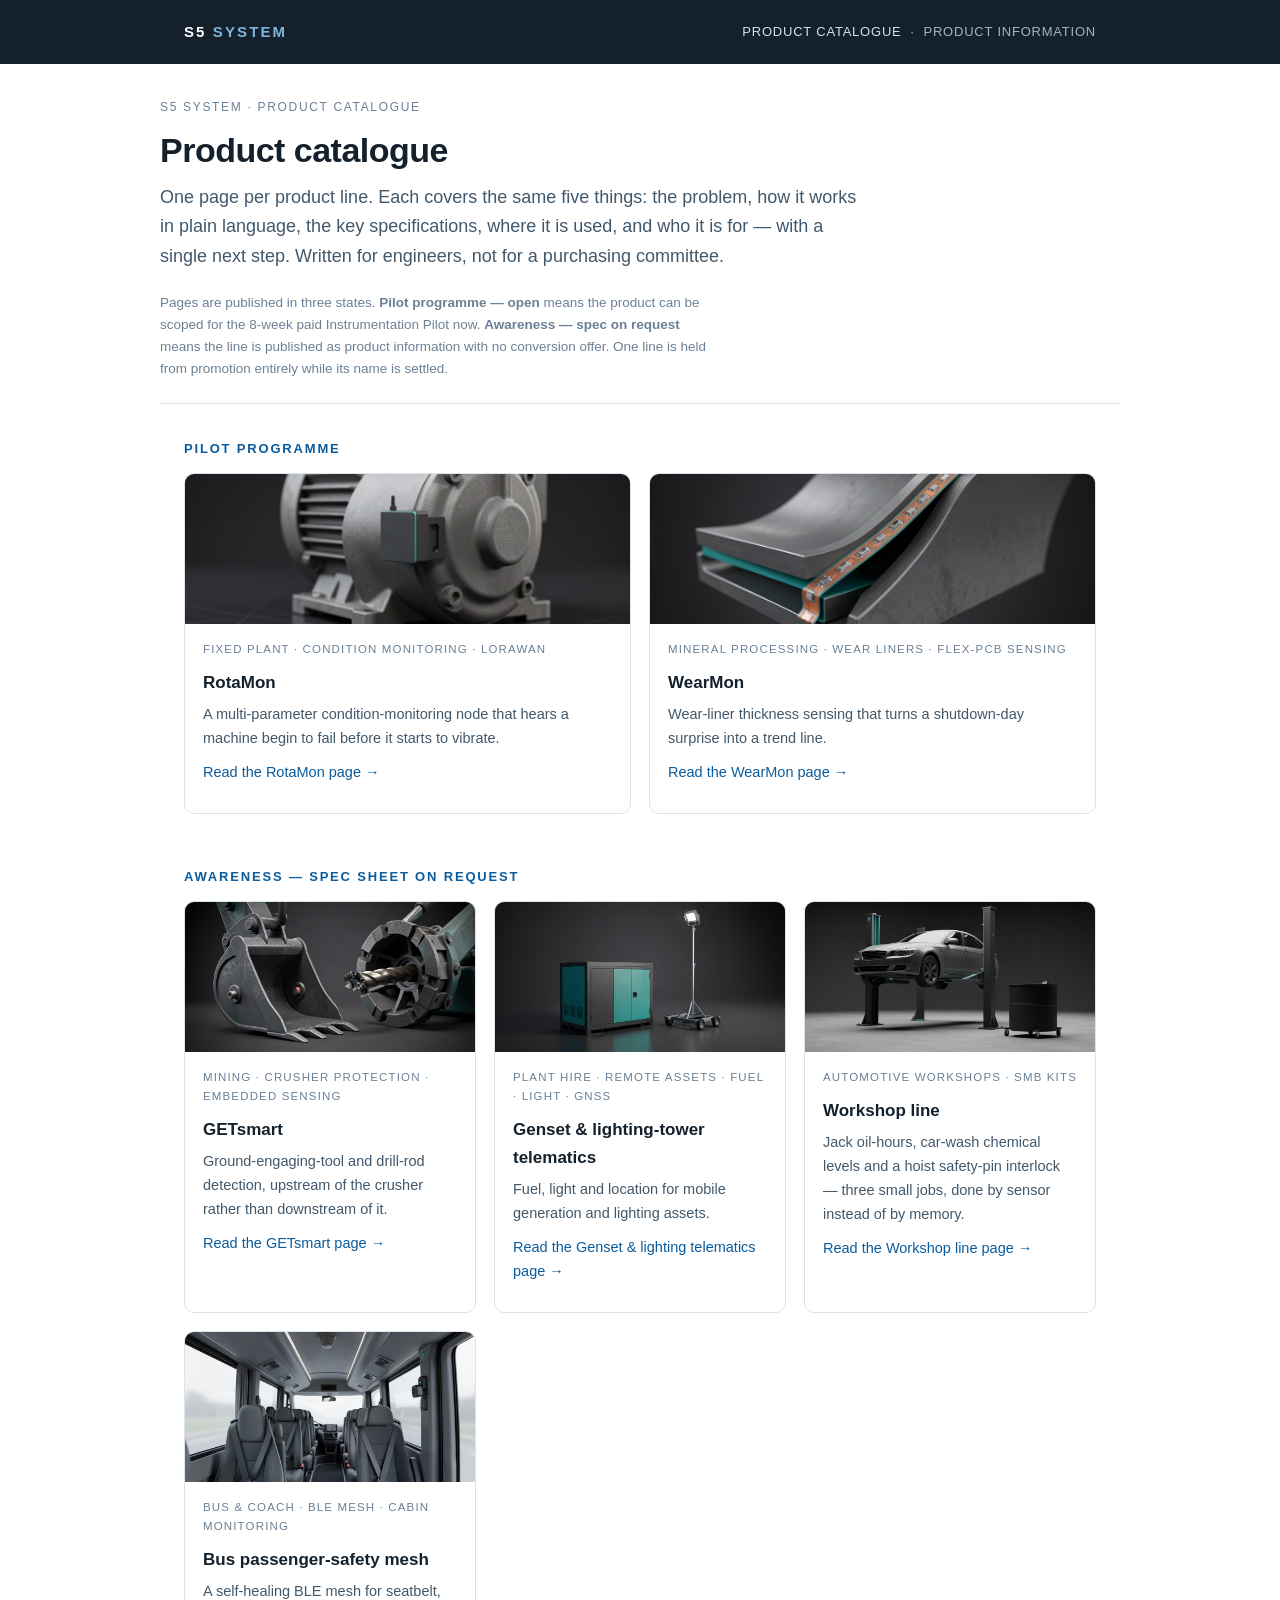
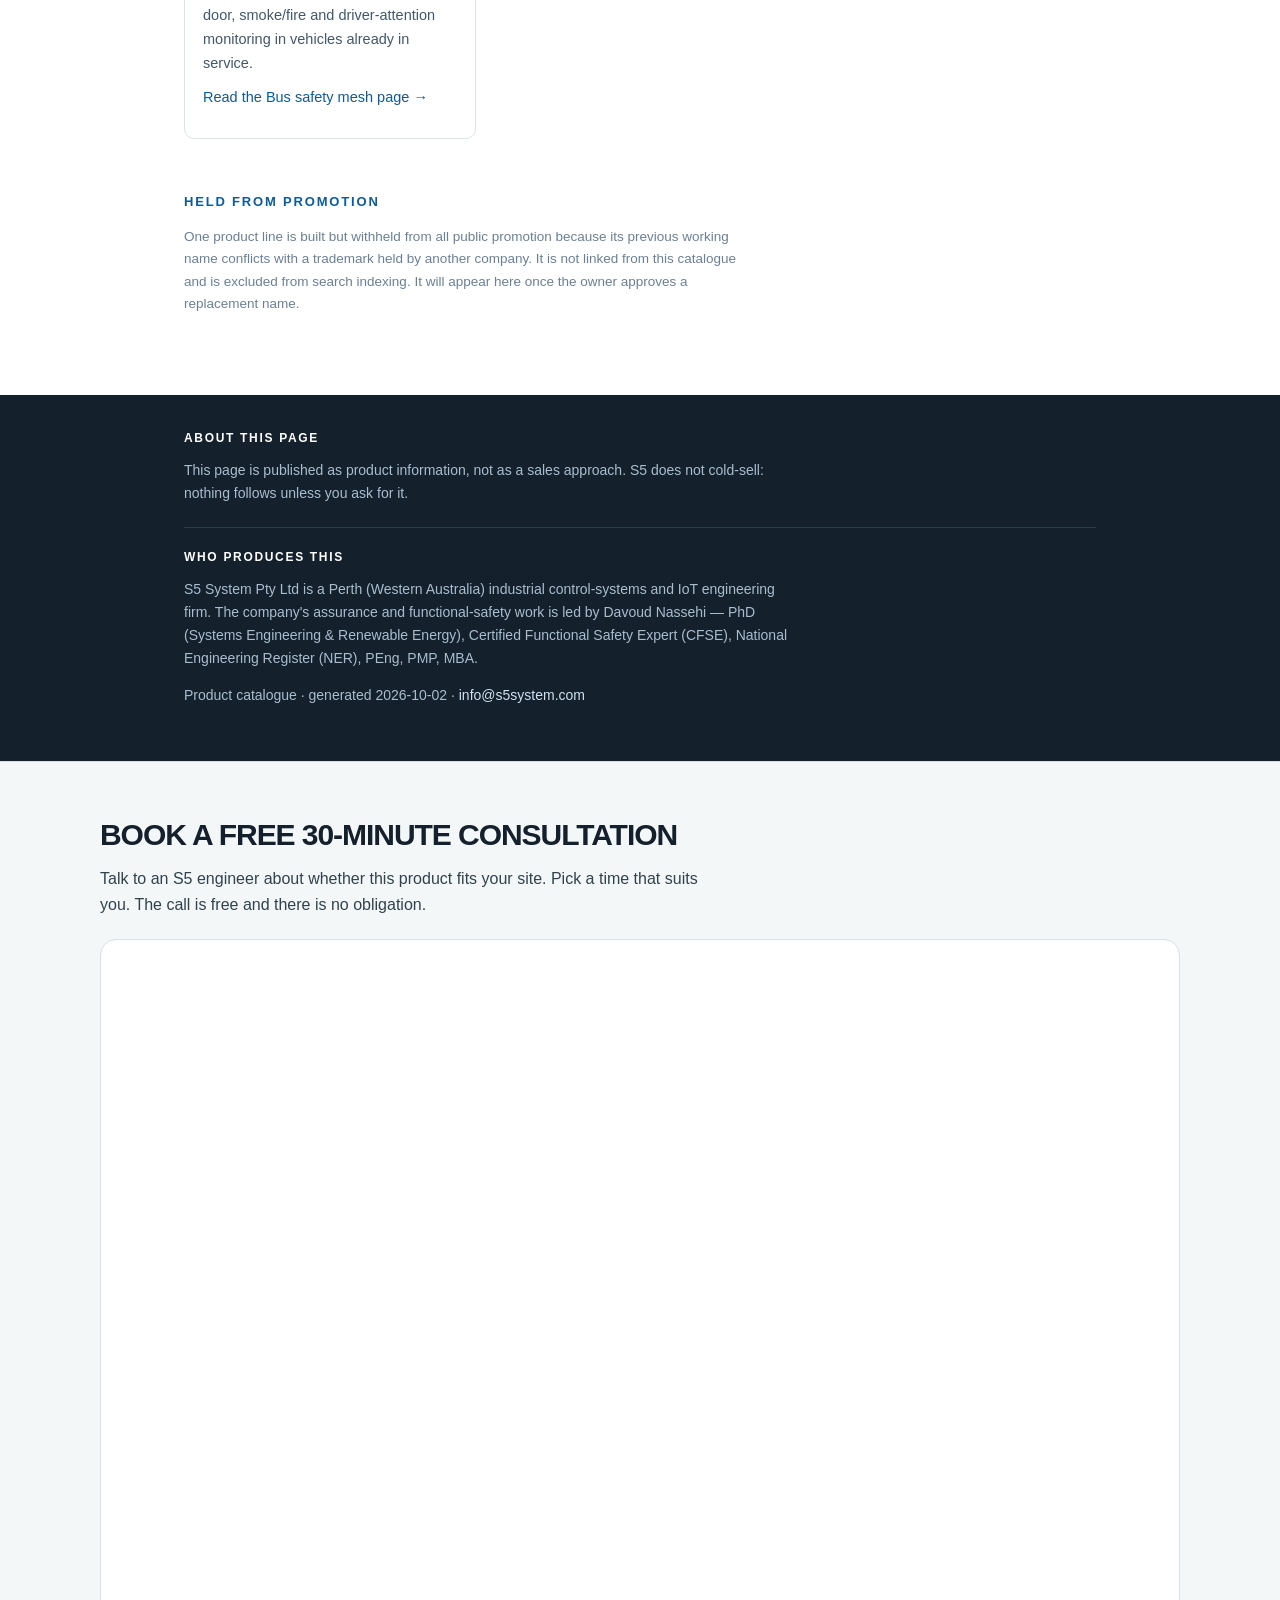
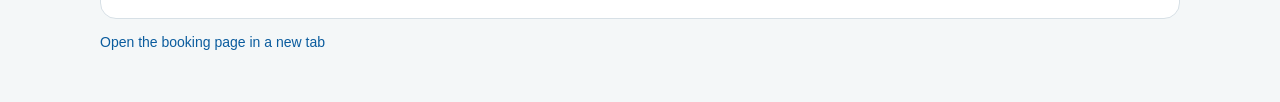
<file: index.html>
<!DOCTYPE html>
<html lang="en-AU">
<head>
<meta charset="utf-8">
<meta name="viewport" content="width=device-width, initial-scale=1">
<title>S5 System — product catalogue</title>
<meta name="description" content="One page per S5 product line: the problem, how it works, specifications, use cases and a single next step. Educational and credential-led, no hype.">
<meta name="author" content="S5 System Pty Ltd">
  <link rel="canonical" href="https://davoodnasehi.github.io/s5-product-catalogue/">
  <meta property="og:url" content="https://davoodnasehi.github.io/s5-product-catalogue/">
<meta property="og:title" content="S5 System — product catalogue">
<meta property="og:description" content="One page per S5 product line: the problem, how it works, specifications, use cases and a single next step. Educational and credential-led, no hype.">
<meta property="og:type" content="article">
<link rel="stylesheet" href="assets/style.css">
</head>
<body>
<header class="site-head">
  <div class="wrap">
    <a class="wordmark" href="index.html">S5 <span>System</span></a>
    <nav class="head-nav"><a href="index.html">Product catalogue</a> &nbsp;&middot;&nbsp; Product information</nav>
  </div>
</header>

<div class="wrap page-head">
<p class="kicker">S5 System &middot; Product catalogue</p>
<h1>Product catalogue</h1>
<p class="lede">One page per product line. Each covers the same five things: the problem, how it works in plain language, the key specifications, where it is used, and who it is for &mdash; with a single next step. Written for engineers, not for a purchasing committee.</p>
<p class="note">Pages are published in three states. <strong>Pilot programme &mdash; open</strong> means the product can be scoped for the 8-week paid Instrumentation Pilot now. <strong>Awareness &mdash; spec on request</strong> means the line is published as product information with no conversion offer. One line is held from promotion entirely while its name is settled.</p>
</div>
<main><div class="wrap">
<section style="border-bottom:0"><h2>Pilot programme</h2><div class="cards">
<article class="card"><img src="assets/s5_product_rotamon_hero.png" alt="Three-dimensional render of a small rectangular S5 condition-monitoring node bracket-mounted to an industrial pump motor housing."><div class="body"><p class="tag">Fixed plant &middot; Condition monitoring &middot; LoRaWAN</p><h3>RotaMon</h3><p>A multi-parameter condition-monitoring node that hears a machine begin to fail before it starts to vibrate.</p><p><a href="products/rotamon.html">Read the RotaMon page &rarr;</a></p></div></article>
<article class="card"><img src="assets/s5_product_wearmon_hero.png" alt="Three-dimensional render of a thin flexible printed-circuit wear sensor strip curved inside a heavy steel wear-liner plate."><div class="body"><p class="tag">Mineral processing &middot; Wear liners &middot; Flex-PCB sensing</p><h3>WearMon</h3><p>Wear-liner thickness sensing that turns a shutdown-day surprise into a trend line.</p><p><a href="products/wearmon.html">Read the WearMon page &rarr;</a></p></div></article>
</div></section>
<section style="border-bottom:0"><h2>Awareness &mdash; spec sheet on request</h2><div class="cards">
<article class="card"><img src="assets/s5_product_getsmart_hero.png" alt="Three-dimensional render of an excavator bucket wear tooth with an embedded sensor capsule beside a broken drill rod approaching a crusher."><div class="body"><p class="tag">Mining &middot; Crusher protection &middot; Embedded sensing</p><h3>GETsmart</h3><p>Ground-engaging-tool and drill-rod detection, upstream of the crusher rather than downstream of it.</p><p><a href="products/getsmart.html">Read the GETsmart page &rarr;</a></p></div></article>
<article class="card"><img src="assets/s5_product_genset-telematics_hero.png" alt="Three-dimensional render of a mobile generator set and lighting tower with telematics sensors fitted."><div class="body"><p class="tag">Plant hire &middot; Remote assets &middot; Fuel &middot; Light &middot; GNSS</p><h3>Genset &amp; lighting-tower telematics</h3><p>Fuel, light and location for mobile generation and lighting assets.</p><p><a href="products/genset-lighting-telematics.html">Read the Genset &amp; lighting telematics page &rarr;</a></p></div></article>
<article class="card"><img src="assets/s5_product_workshop-line_hero.png" alt="Three-dimensional render of an automotive workshop with a hoist interlock sensor, an oil-hours sensor on a waste-oil jack and a car-wash chemical level probe."><div class="body"><p class="tag">Automotive workshops &middot; SMB kits</p><h3>Workshop line</h3><p>Jack oil-hours, car-wash chemical levels and a hoist safety-pin interlock &mdash; three small jobs, done by sensor instead of by memory.</p><p><a href="products/workshop-line.html">Read the Workshop line page &rarr;</a></p></div></article>
<article class="card"><img src="assets/s5_product_bus-safety-mesh_hero.png" alt="Three-dimensional render of a bus cabin interior with seatbelt, smoke detector, door-state and driver-facing sensor modules."><div class="body"><p class="tag">Bus &amp; coach &middot; BLE mesh &middot; Cabin monitoring</p><h3>Bus passenger-safety mesh</h3><p>A self-healing BLE mesh for seatbelt, door, smoke/fire and driver-attention monitoring in vehicles already in service.</p><p><a href="products/bus-safety-mesh.html">Read the Bus safety mesh page &rarr;</a></p></div></article>
</div></section>
<section style="border-bottom:0"><h2>Held from promotion</h2><p class="note">One product line is built but withheld from all public promotion because its previous working name conflicts with a trademark held by another company. It is not linked from this catalogue and is excluded from search indexing. It will appear here once the owner approves a replacement name.</p></section>
</div></main>

<footer class="site-foot">
  <div class="wrap">
    <h4>About this page</h4>
    <p>This page is published as product information, not as a sales approach. S5 does not cold-sell: nothing follows unless you ask for it.</p>
    <div class="foot-bio">
      <h4>Who produces this</h4>
      <p>S5 System Pty Ltd is a Perth (Western Australia) industrial control-systems and IoT engineering firm. The company's assurance and functional-safety work is led by Davoud Nassehi — PhD (Systems Engineering &amp; Renewable Energy), Certified Functional Safety Expert (CFSE), National Engineering Register (NER), PEng, PMP, MBA.</p>
      <p>Product catalogue &middot; generated 2026-10-02 &middot;
         <a href="mailto:info@s5system.com">info@s5system.com</a></p>
    </div>
  </div>
</footer>
<section id="book-consult" style="padding:48px 0;border-top:1px solid #d7e0e6;background:#f4f7f8">
<div style="width:min(1080px,calc(100% - 40px));margin:0 auto">
<h2 style="margin:0 0 6px;font-size:30px;letter-spacing:-.035em;color:#14202b">Book a free 30-minute consultation</h2>
<p style="margin:0 0 20px;max-width:70ch;color:#31424d">Talk to an S5 engineer about whether this product fits your site. Pick a time that suits you. The call is free and there is no obligation.</p>
<div id="s5-cal-catalogue" style="width:100%;height:680px;overflow:auto;background:#fff;border:1px solid #d7e0e6;border-radius:16px"></div>
<p style="margin:12px 0 0;font-size:14px;color:#5c6b78"><a href="https://cal.com/support-s5/30min" target="_blank" rel="noopener">Open the booking page in a new tab</a></p>
</div>
</section>
<script type="text/javascript">
(function (C, A, L) { let p = function (a, ar) { a.q.push(ar); }; let d = C.document; C.Cal = C.Cal || function () { let cal = C.Cal; let ar = arguments; if (!cal.loaded) { cal.ns = {}; cal.q = cal.q || []; d.head.appendChild(d.createElement("script")).src = A; cal.loaded = true; } if (ar[0] === L) { const api = function () { p(api, arguments); }; const namespace = ar[1]; api.q = api.q || []; if (typeof namespace === "string") { cal.ns[namespace] = cal.ns[namespace] || api; p(cal.ns[namespace], ar); p(cal, ["initNamespace", namespace]); } else p(cal, ar); return; } p(cal, ar); }; })(window, "https://app.cal.com/embed/embed.js", "init");
Cal("init", "30min", {origin:"https://app.cal.com"});
Cal.ns["30min"]("inline", {elementOrSelector:"#s5-cal-catalogue", config:{"layout":"month_view","useSlotsViewOnSmallScreen":"true"}, calLink:"support-s5/30min"});
Cal.ns["30min"]("ui", {"hideEventTypeDetails":false,"layout":"month_view"});
</script>
</body>
</html>
</file>
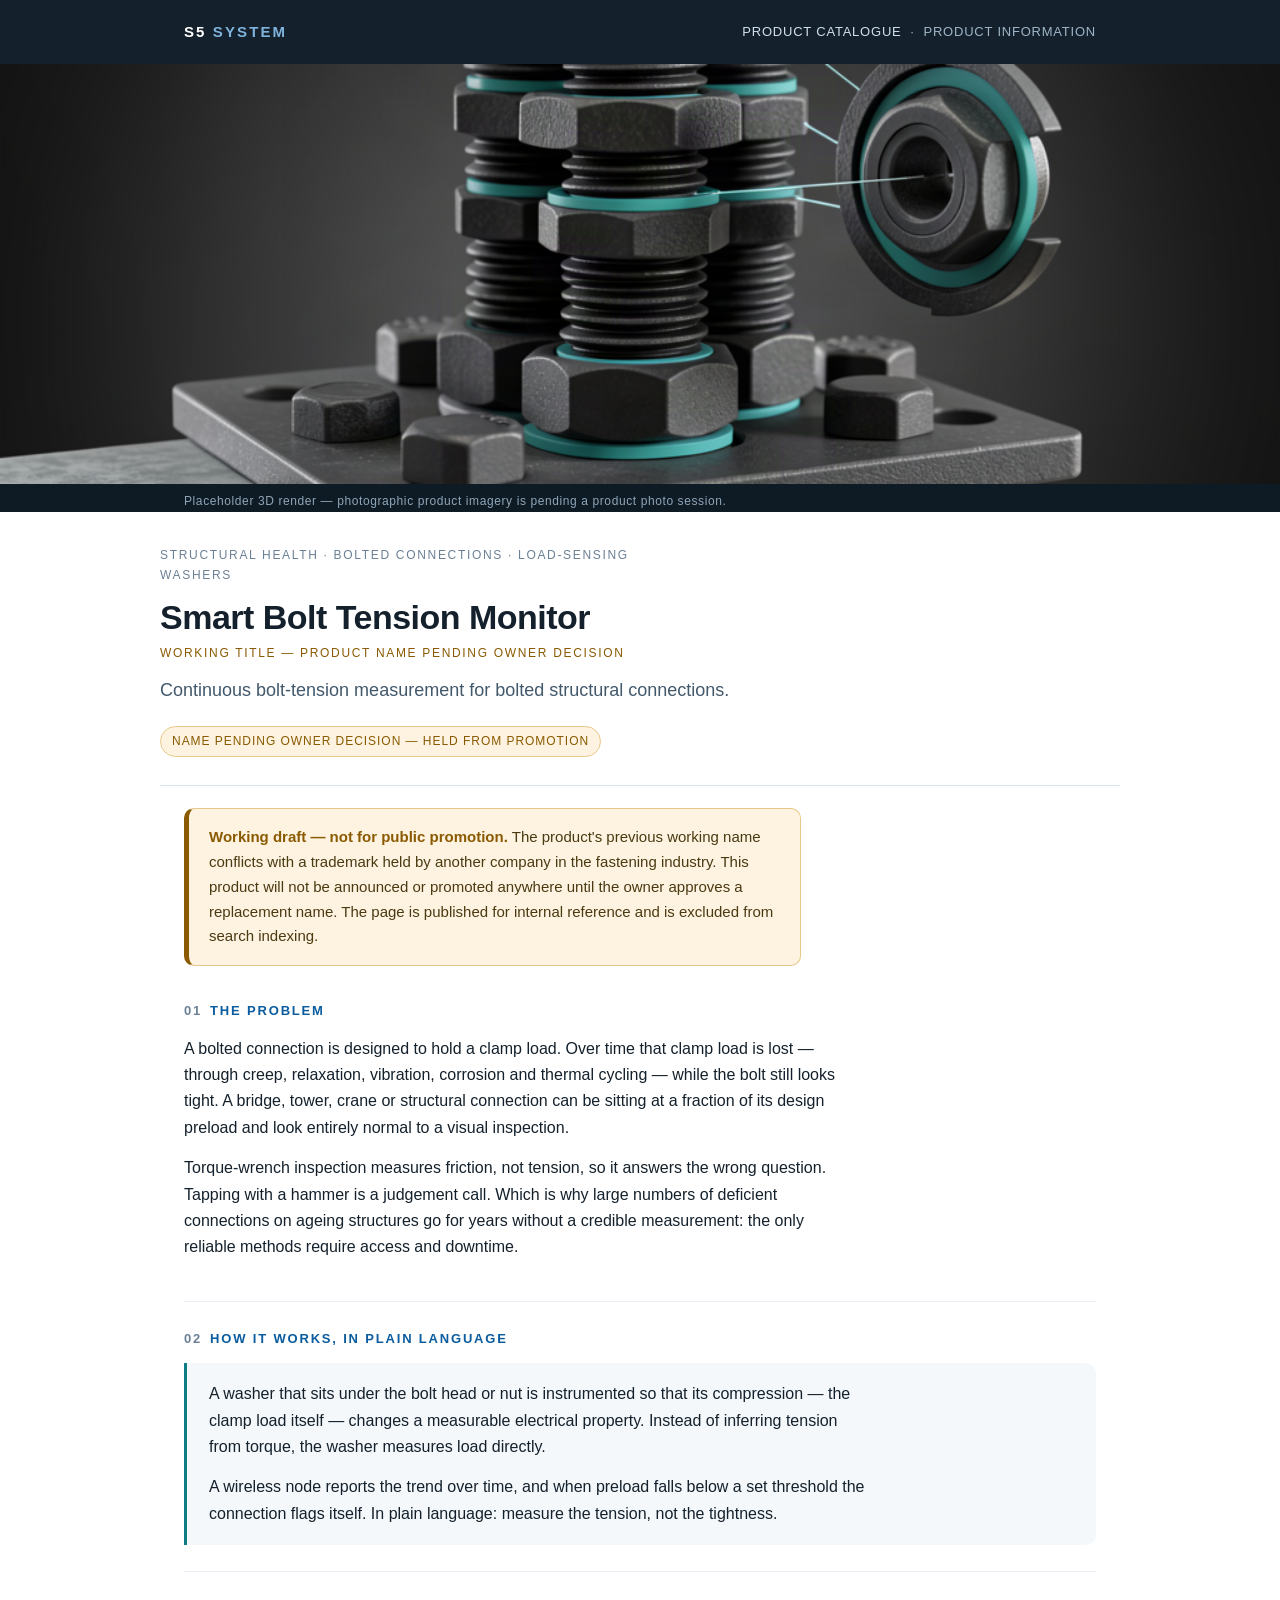
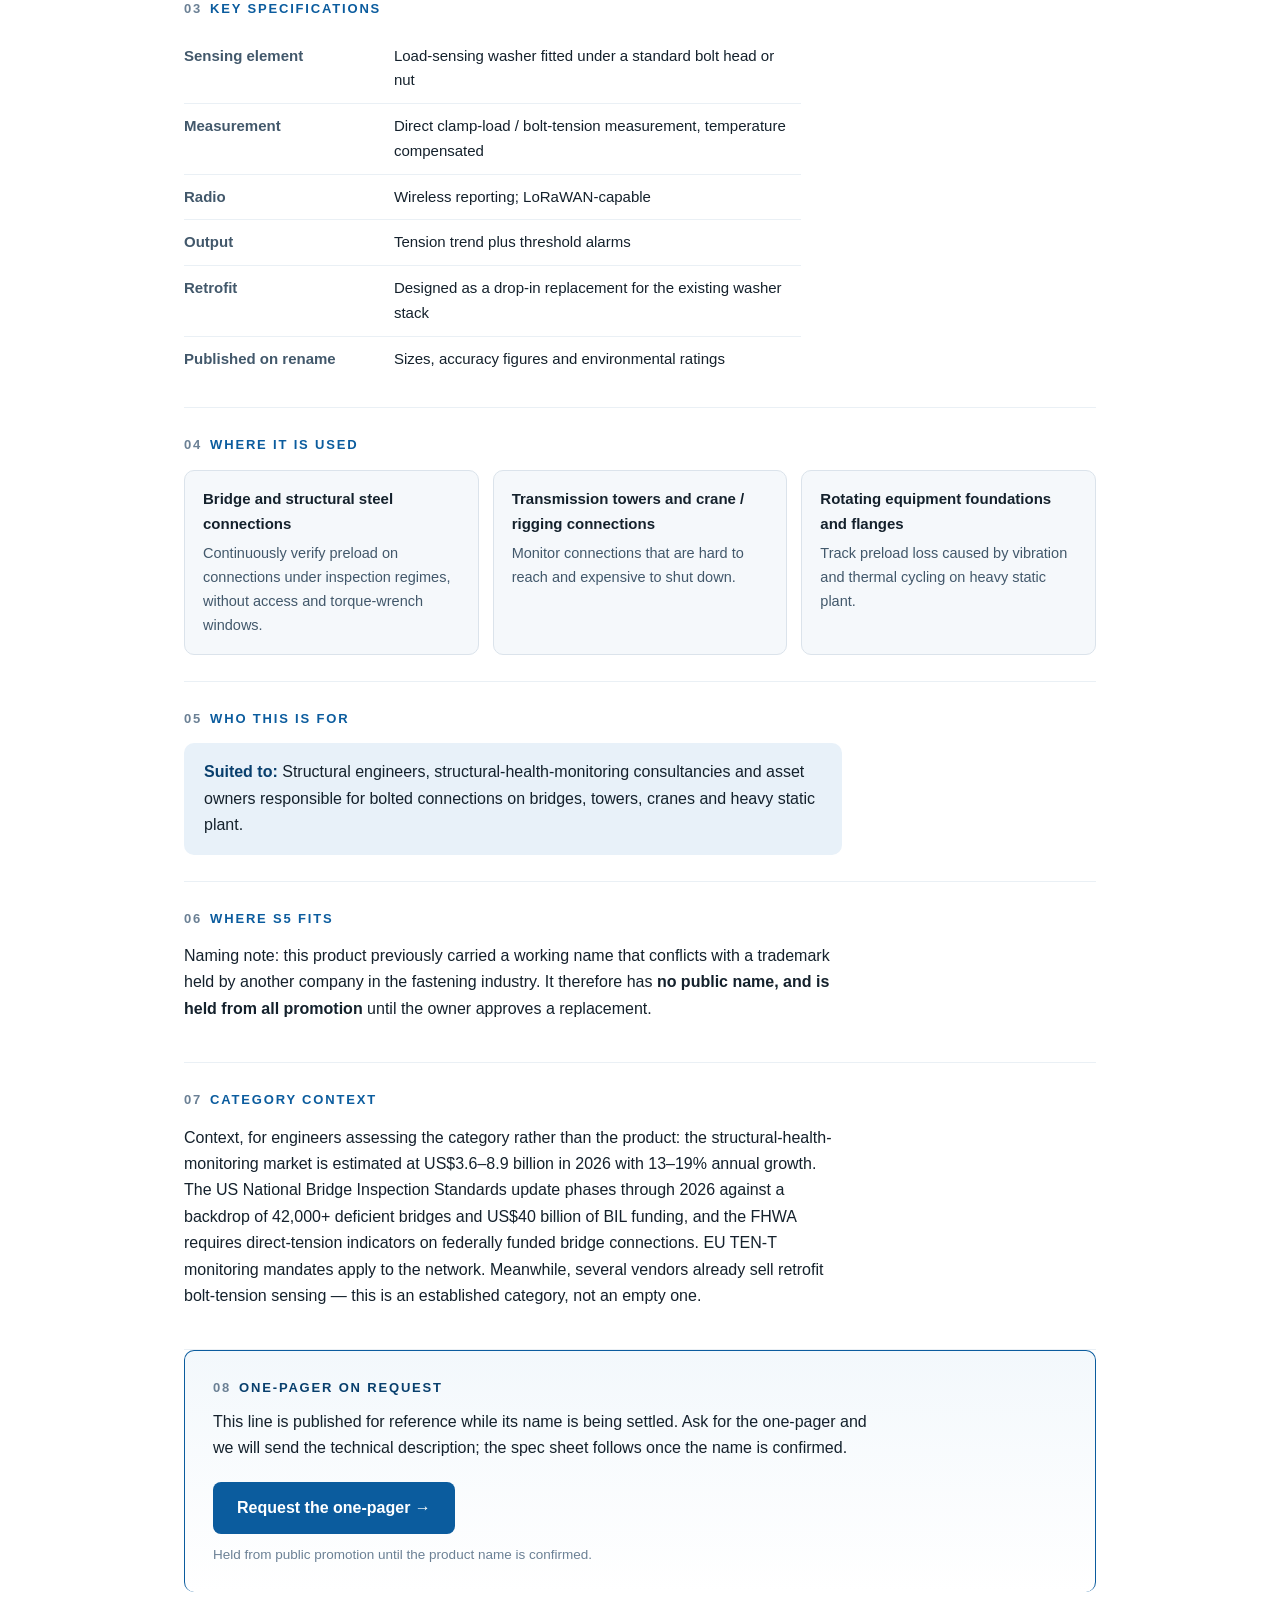
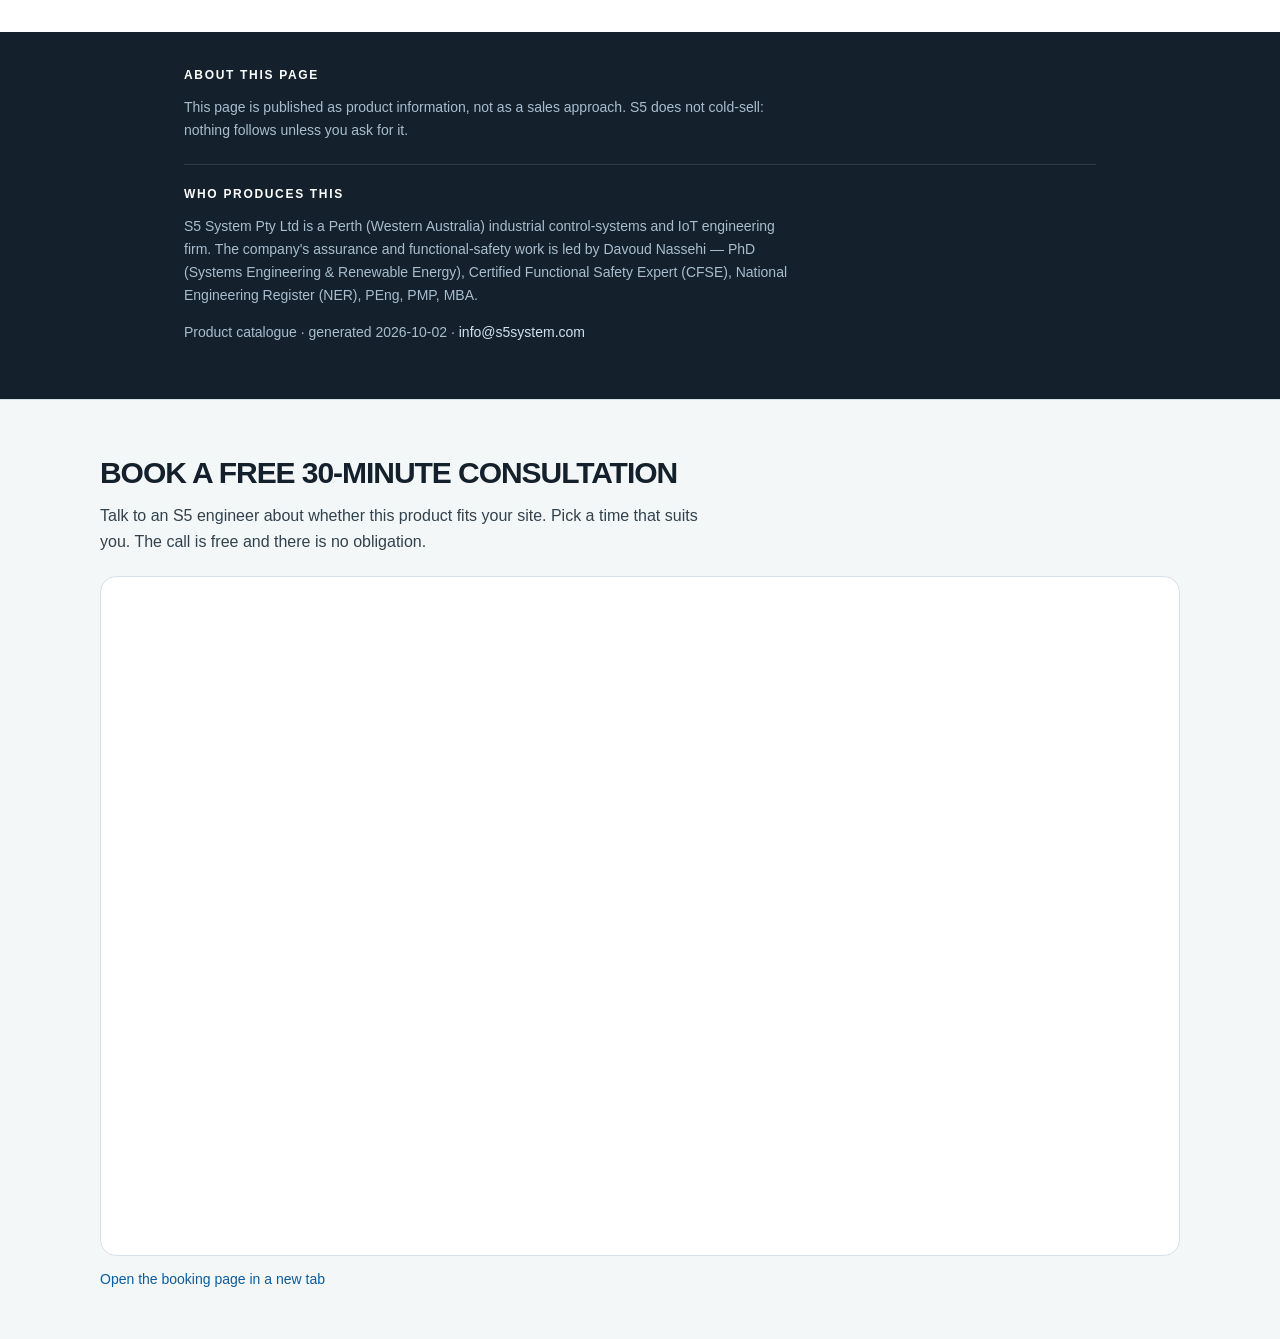
<file: products/bolt-tension-monitor.html>
<!DOCTYPE html>
<html lang="en-AU">
<head>
<meta charset="utf-8">
<meta name="viewport" content="width=device-width, initial-scale=1">
<title>Smart Bolt Tension Monitor — S5 System product catalogue</title>
<meta name="description" content="Continuous bolt-tension measurement for bolted structural connections.">
<meta name="author" content="S5 System Pty Ltd">
  <meta name="robots" content="noindex,nofollow">
  <link rel="canonical" href="https://davoodnasehi.github.io/s5-product-catalogue/products/bolt-tension-monitor.html">
  <meta property="og:url" content="https://davoodnasehi.github.io/s5-product-catalogue/products/bolt-tension-monitor.html">
<meta property="og:title" content="Smart Bolt Tension Monitor — S5 System product catalogue">
<meta property="og:description" content="Continuous bolt-tension measurement for bolted structural connections.">
<meta property="og:type" content="article">
<link rel="stylesheet" href="../assets/style.css">
</head>
<body>
<header class="site-head">
  <div class="wrap">
    <a class="wordmark" href="../index.html">S5 <span>System</span></a>
    <nav class="head-nav"><a href="../index.html">Product catalogue</a> &nbsp;&middot;&nbsp; Product information</nav>
  </div>
</header>

<div class="hero"><img src="../assets/s5_product_bolt-tension_hero.png" alt="Three-dimensional render of load-sensing smart washers on a bolted steel structural connection."></div>
<div class="hero-cap"><div class="wrap">Placeholder 3D render &mdash; photographic product imagery is pending a product photo session.</div></div>
<div class="wrap page-head">
<p class="kicker">Structural health &middot; Bolted connections &middot; Load-sensing washers</p>
<h1>Smart Bolt Tension Monitor</h1>
<p class="kicker" style="color:#8A5A00;margin:-6px 0 12px">Working title &mdash; product name pending owner decision</p>
<p class="lede">Continuous bolt-tension measurement for bolted structural connections.</p>
<p><span class="chip warn">Name pending owner decision &mdash; held from promotion</span></p>
</div>
<div class="wrap">
  <div class="banner">
    <strong>Working draft &mdash; not for public promotion.</strong>
    The product's previous working name conflicts with a trademark held by another company in the fastening
    industry. This product will not be announced or promoted anywhere until the owner approves a replacement name.
    The page is published for internal reference and is excluded from search indexing.
  </div>
</div>
<main><div class="wrap">
<section><h2><span class="n">01</span>The problem</h2>
        <p>A bolted connection is designed to hold a clamp load. Over time that clamp load is lost &mdash; through
        creep, relaxation, vibration, corrosion and thermal cycling &mdash; while the bolt still looks tight.
        A bridge, tower, crane or structural connection can be sitting at a fraction of its design preload and
        look entirely normal to a visual inspection.</p>
        <p>Torque-wrench inspection measures friction, not tension, so it answers the wrong question. Tapping with
        a hammer is a judgement call. Which is why large numbers of deficient connections on ageing structures go
        for years without a credible measurement: the only reliable methods require access and downtime.</p>
        </section>
<section><h2><span class="n">02</span>How it works, in plain language</h2><div class="physics">
        <p>A washer that sits under the bolt head or nut is instrumented so that its compression &mdash; the clamp
        load itself &mdash; changes a measurable electrical property. Instead of inferring tension from torque,
        the washer measures load directly.</p>
        <p>A wireless node reports the trend over time, and when preload falls below a set threshold the
        connection flags itself. In plain language: measure the tension, not the tightness.</p>
        </div></section>
<section><h2><span class="n">03</span>Key specifications</h2><table class="specs"><tr><th>Sensing element</th><td>Load-sensing washer fitted under a standard bolt head or nut</td></tr><tr><th>Measurement</th><td>Direct clamp-load / bolt-tension measurement, temperature compensated</td></tr><tr><th>Radio</th><td>Wireless reporting; LoRaWAN-capable</td></tr><tr><th>Output</th><td>Tension trend plus threshold alarms</td></tr><tr><th>Retrofit</th><td>Designed as a drop-in replacement for the existing washer stack</td></tr><tr><th>Published on rename</th><td>Sizes, accuracy figures and environmental ratings</td></tr></table></section>
<section><h2><span class="n">04</span>Where it is used</h2><div class="cases"><div class="case"><h3>Bridge and structural steel connections</h3><p>Continuously verify preload on connections under inspection regimes, without access and torque-wrench windows.</p></div><div class="case"><h3>Transmission towers and crane / rigging connections</h3><p>Monitor connections that are hard to reach and expensive to shut down.</p></div><div class="case"><h3>Rotating equipment foundations and flanges</h3><p>Track preload loss caused by vibration and thermal cycling on heavy static plant.</p></div></div></section>
<section><h2><span class="n">05</span>Who this is for</h2><div class="who"><p style="margin:0"><strong>Suited to:</strong> Structural engineers, structural-health-monitoring consultancies and asset owners responsible for bolted connections on bridges, towers, cranes and heavy static plant.</p></div></section>
<section><h2><span class="n">06</span>Where S5 fits</h2>
        <p>Naming note: this product previously carried a working name that conflicts with a trademark held by
        another company in the fastening industry. It therefore has <strong>no public name, and is held from all
        promotion</strong> until the owner approves a replacement.</p>
        </section>
<section><h2><span class="n">07</span>Category context</h2>
        <p>Context, for engineers assessing the category rather than the product: the structural-health-monitoring
        market is estimated at US$3.6&ndash;8.9&nbsp;billion in 2026 with 13&ndash;19% annual growth. The US National
        Bridge Inspection Standards update phases through 2026 against a backdrop of 42,000+ deficient bridges and
        US$40&nbsp;billion of BIL funding, and the FHWA requires direct-tension indicators on federally funded bridge
        connections. EU TEN-T monitoring mandates apply to the network. Meanwhile, several vendors already sell
        retrofit bolt-tension sensing &mdash; this is an established category, not an empty one.</p>
        </section>
<section class="cta" style="border-bottom:0"><h2><span class="n">08</span>One-pager on request</h2>
        <p>This line is published for reference while its name is being settled. Ask for the one-pager and we will
        send the technical description; the spec sheet follows once the name is confirmed.</p>
        <a class="btn" href="mailto:info@s5system.com?subject=Bolt-tension%20monitor%20(name%20pending)%20-%20request%20the%20one-pager">Request the one-pager &rarr;</a><p class="fine">Held from public promotion until the product name is confirmed.</p></section>
</div></main>

<footer class="site-foot">
  <div class="wrap">
    <h4>About this page</h4>
    <p>This page is published as product information, not as a sales approach. S5 does not cold-sell: nothing follows unless you ask for it.</p>
    <div class="foot-bio">
      <h4>Who produces this</h4>
      <p>S5 System Pty Ltd is a Perth (Western Australia) industrial control-systems and IoT engineering firm. The company's assurance and functional-safety work is led by Davoud Nassehi — PhD (Systems Engineering &amp; Renewable Energy), Certified Functional Safety Expert (CFSE), National Engineering Register (NER), PEng, PMP, MBA.</p>
      <p>Product catalogue &middot; generated 2026-10-02 &middot;
         <a href="mailto:info@s5system.com">info@s5system.com</a></p>
    </div>
  </div>
</footer>
<section id="book-consult" style="padding:48px 0;border-top:1px solid #d7e0e6;background:#f4f7f8">
<div style="width:min(1080px,calc(100% - 40px));margin:0 auto">
<h2 style="margin:0 0 6px;font-size:30px;letter-spacing:-.035em;color:#14202b">Book a free 30-minute consultation</h2>
<p style="margin:0 0 20px;max-width:70ch;color:#31424d">Talk to an S5 engineer about whether this product fits your site. Pick a time that suits you. The call is free and there is no obligation.</p>
<div id="s5-cal-catalogue" style="width:100%;height:680px;overflow:auto;background:#fff;border:1px solid #d7e0e6;border-radius:16px"></div>
<p style="margin:12px 0 0;font-size:14px;color:#5c6b78"><a href="https://cal.com/support-s5/30min" target="_blank" rel="noopener">Open the booking page in a new tab</a></p>
</div>
</section>
<script type="text/javascript">
(function (C, A, L) { let p = function (a, ar) { a.q.push(ar); }; let d = C.document; C.Cal = C.Cal || function () { let cal = C.Cal; let ar = arguments; if (!cal.loaded) { cal.ns = {}; cal.q = cal.q || []; d.head.appendChild(d.createElement("script")).src = A; cal.loaded = true; } if (ar[0] === L) { const api = function () { p(api, arguments); }; const namespace = ar[1]; api.q = api.q || []; if (typeof namespace === "string") { cal.ns[namespace] = cal.ns[namespace] || api; p(cal.ns[namespace], ar); p(cal, ["initNamespace", namespace]); } else p(cal, ar); return; } p(cal, ar); }; })(window, "https://app.cal.com/embed/embed.js", "init");
Cal("init", "30min", {origin:"https://app.cal.com"});
Cal.ns["30min"]("inline", {elementOrSelector:"#s5-cal-catalogue", config:{"layout":"month_view","useSlotsViewOnSmallScreen":"true"}, calLink:"support-s5/30min"});
Cal.ns["30min"]("ui", {"hideEventTypeDetails":false,"layout":"month_view"});
</script>
</body>
</html>
</file>
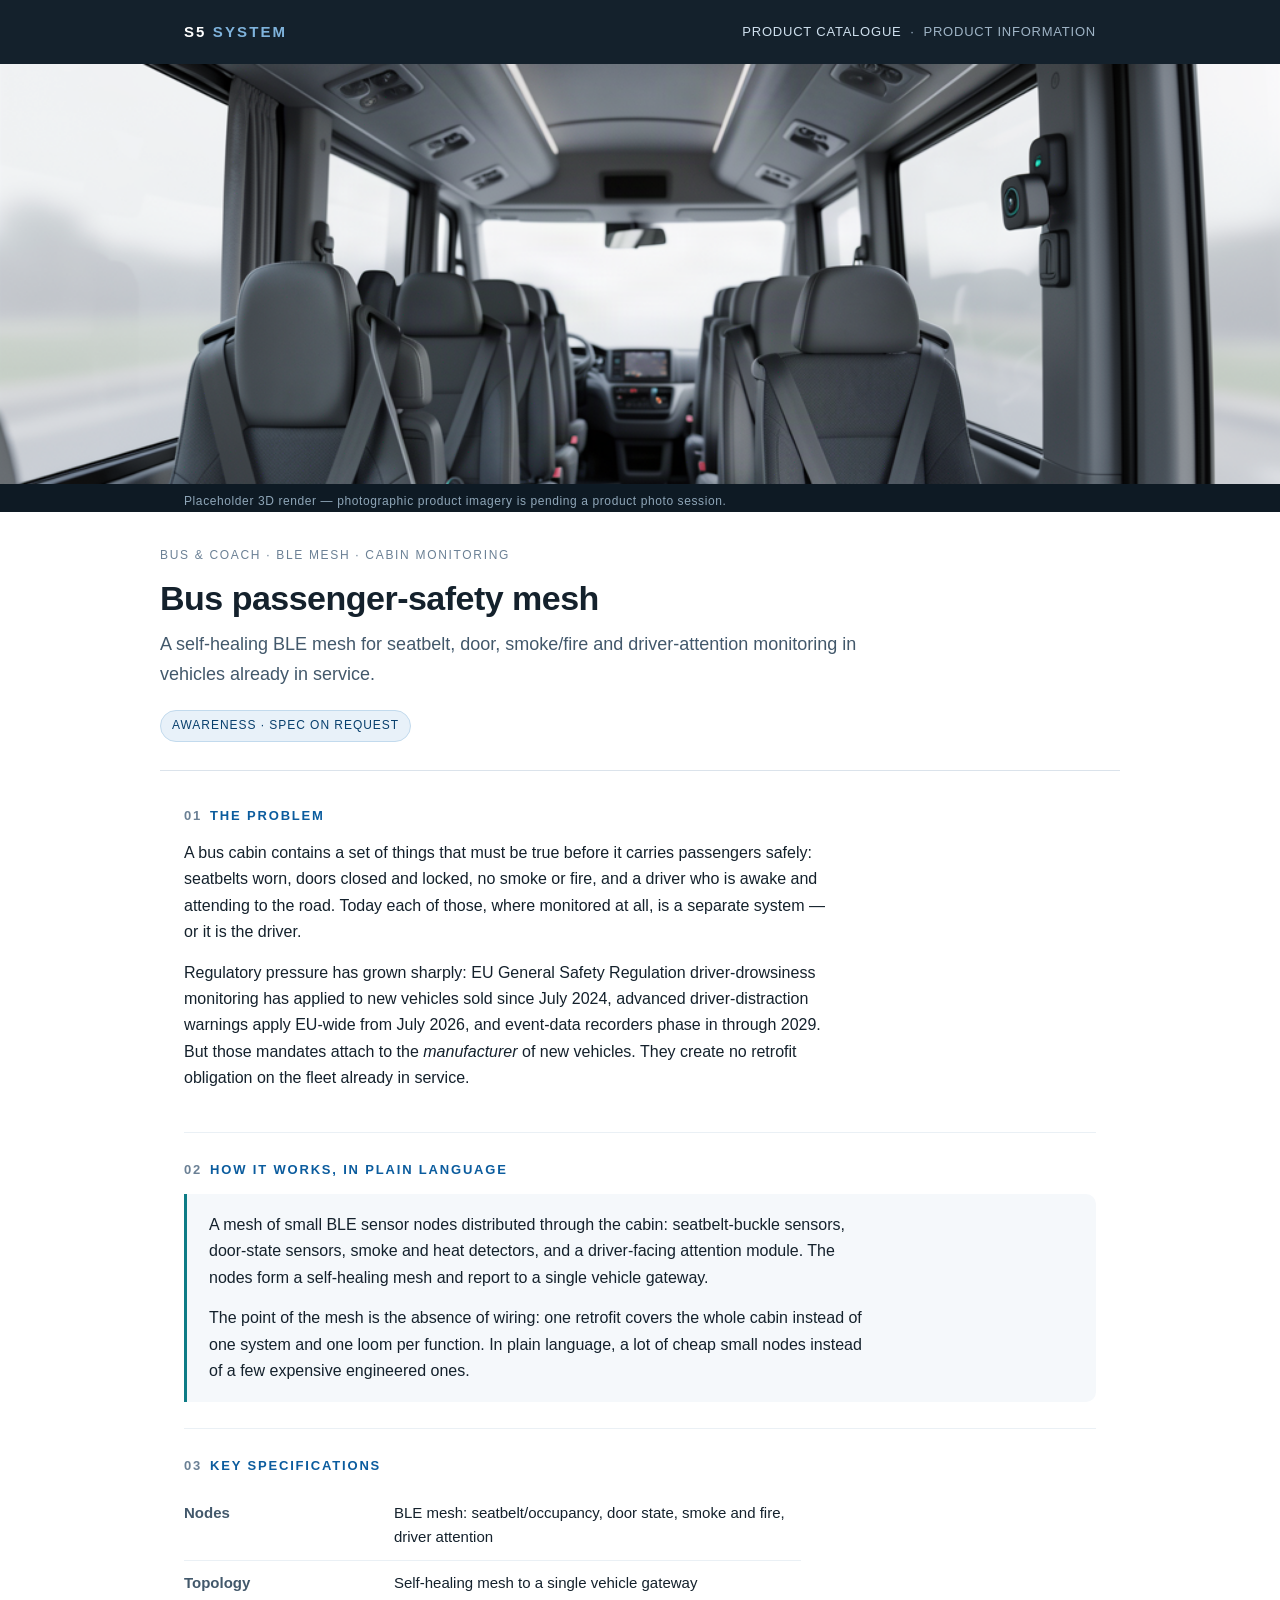
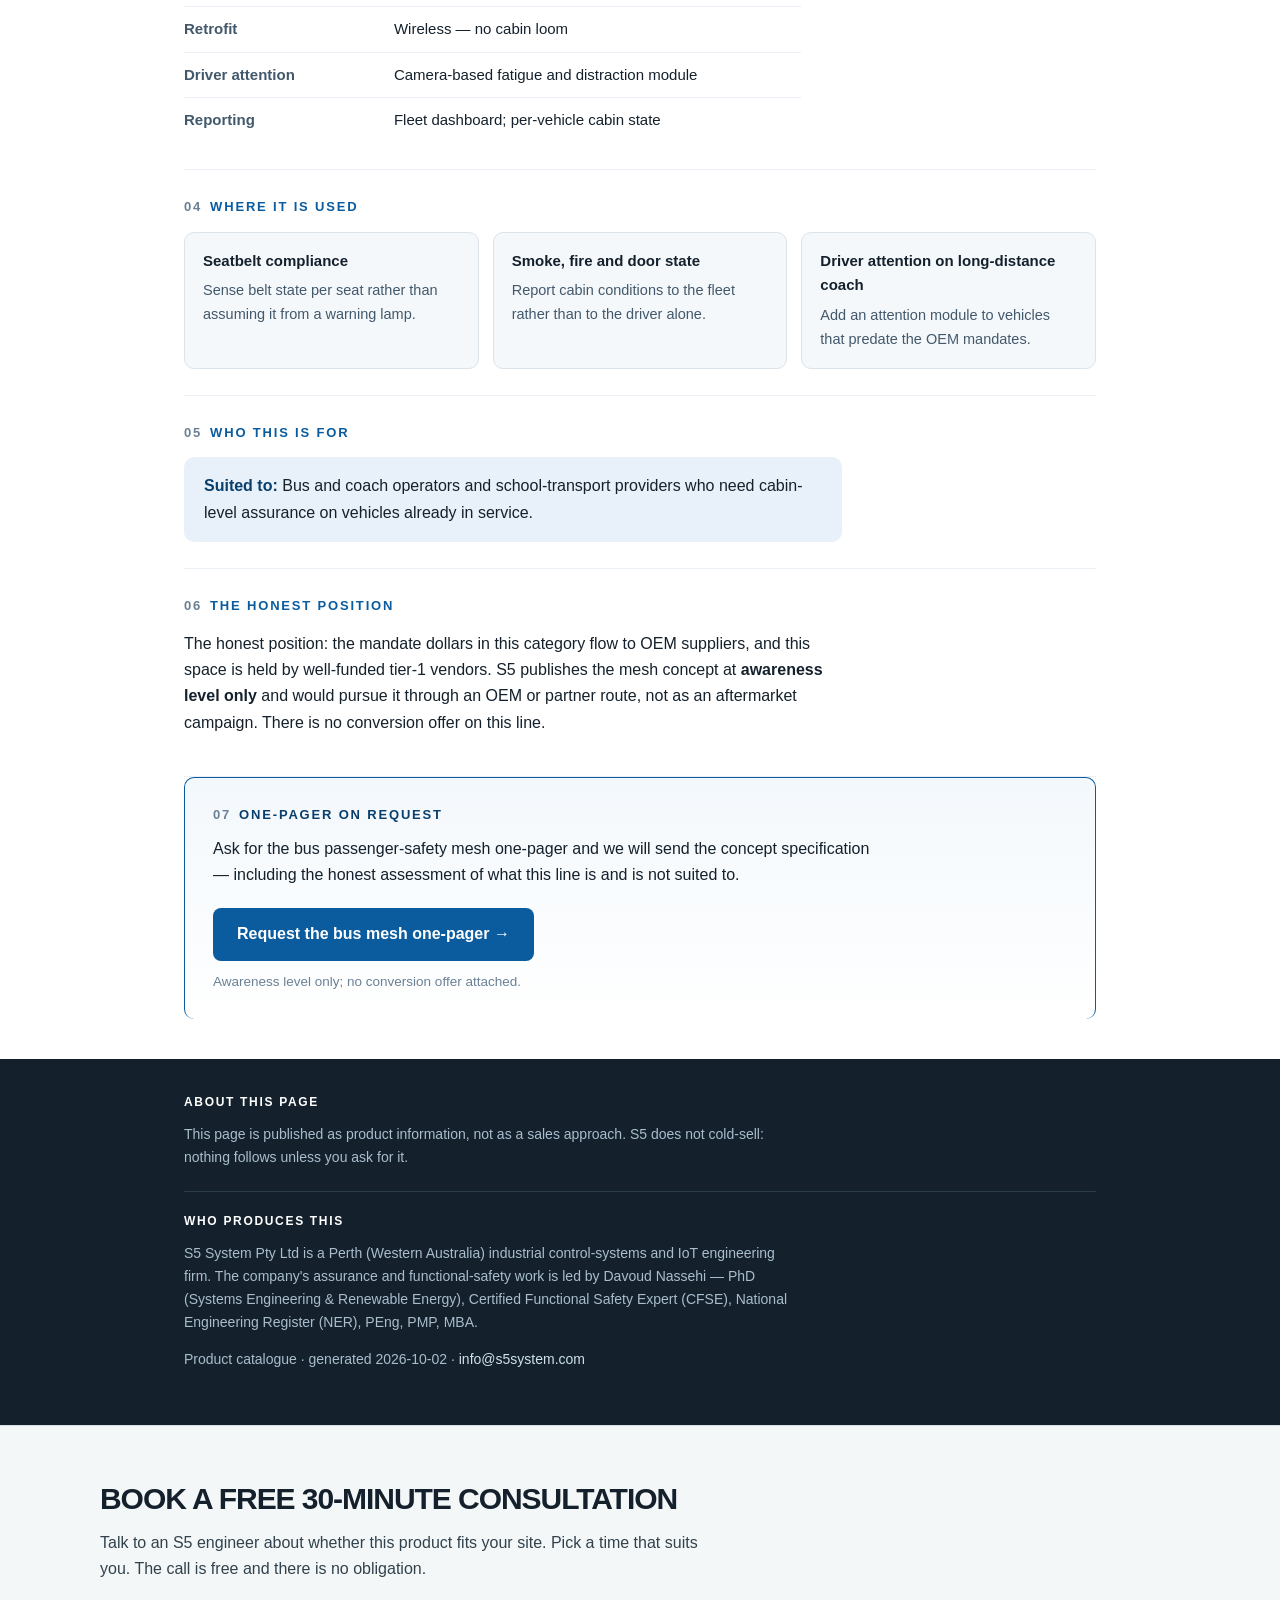
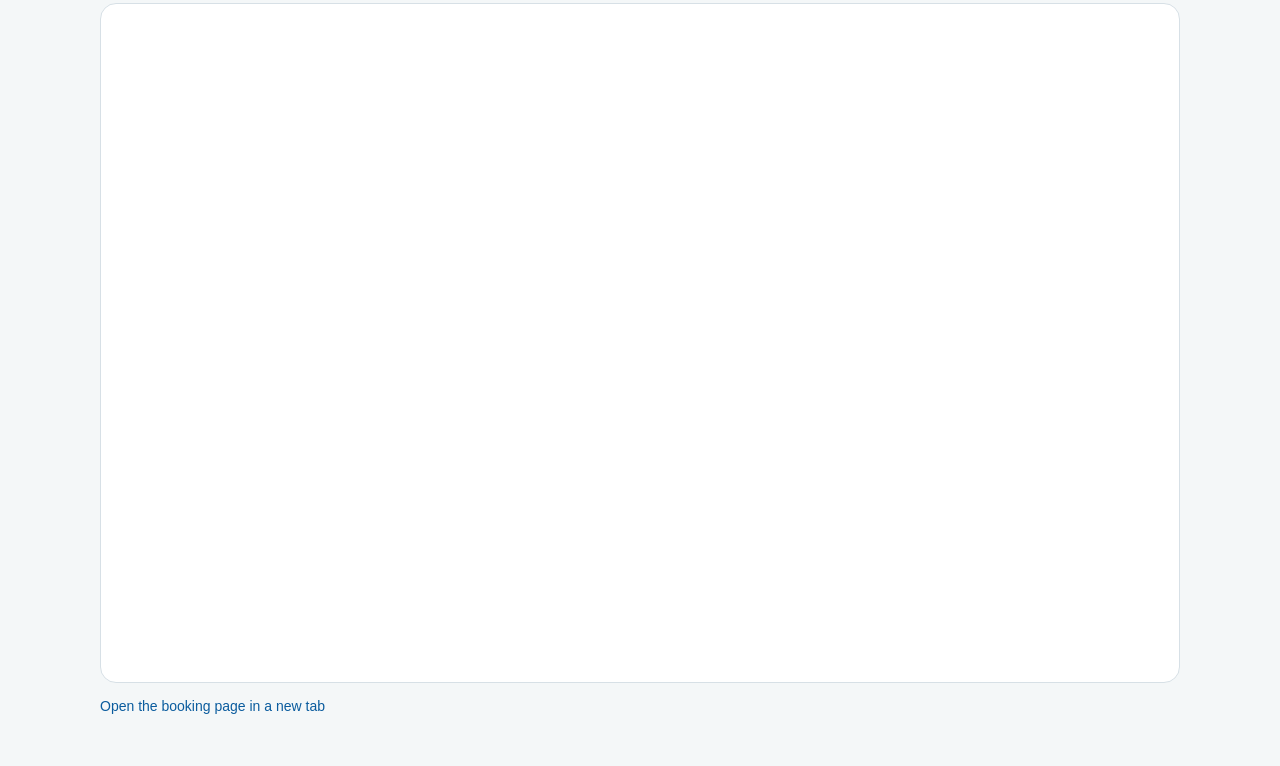
<file: products/bus-safety-mesh.html>
<!DOCTYPE html>
<html lang="en-AU">
<head>
<meta charset="utf-8">
<meta name="viewport" content="width=device-width, initial-scale=1">
<title>Bus passenger-safety mesh — S5 System product catalogue</title>
<meta name="description" content="A self-healing BLE mesh for seatbelt, door, smoke/fire and driver-attention monitoring in vehicles already in service.">
<meta name="author" content="S5 System Pty Ltd">
  <link rel="canonical" href="https://davoodnasehi.github.io/s5-product-catalogue/products/bus-safety-mesh.html">
  <meta property="og:url" content="https://davoodnasehi.github.io/s5-product-catalogue/products/bus-safety-mesh.html">
<meta property="og:title" content="Bus passenger-safety mesh — S5 System product catalogue">
<meta property="og:description" content="A self-healing BLE mesh for seatbelt, door, smoke/fire and driver-attention monitoring in vehicles already in service.">
<meta property="og:type" content="article">
<link rel="stylesheet" href="../assets/style.css">
</head>
<body>
<header class="site-head">
  <div class="wrap">
    <a class="wordmark" href="../index.html">S5 <span>System</span></a>
    <nav class="head-nav"><a href="../index.html">Product catalogue</a> &nbsp;&middot;&nbsp; Product information</nav>
  </div>
</header>

<div class="hero"><img src="../assets/s5_product_bus-safety-mesh_hero.png" alt="Three-dimensional render of a bus cabin interior with seatbelt, smoke detector, door-state and driver-facing sensor modules."></div>
<div class="hero-cap"><div class="wrap">Placeholder 3D render &mdash; photographic product imagery is pending a product photo session.</div></div>
<div class="wrap page-head">
<p class="kicker">Bus &amp; coach &middot; BLE mesh &middot; Cabin monitoring</p>
<h1>Bus passenger-safety mesh</h1>
<p class="lede">A self-healing BLE mesh for seatbelt, door, smoke/fire and driver-attention monitoring in vehicles already in service.</p>
<p><span class="chip info">Awareness &middot; spec on request</span></p>
</div>
<main><div class="wrap">
<section><h2><span class="n">01</span>The problem</h2>
        <p>A bus cabin contains a set of things that must be true before it carries passengers safely: seatbelts
        worn, doors closed and locked, no smoke or fire, and a driver who is awake and attending to the road.
        Today each of those, where monitored at all, is a separate system &mdash; or it is the driver.</p>
        <p>Regulatory pressure has grown sharply: EU General Safety Regulation driver-drowsiness monitoring has
        applied to new vehicles sold since July&nbsp;2024, advanced driver-distraction warnings apply EU-wide from
        July&nbsp;2026, and event-data recorders phase in through 2029. But those mandates attach to the
        <em>manufacturer</em> of new vehicles. They create no retrofit obligation on the fleet already in service.</p>
        </section>
<section><h2><span class="n">02</span>How it works, in plain language</h2><div class="physics">
        <p>A mesh of small BLE sensor nodes distributed through the cabin: seatbelt-buckle sensors, door-state
        sensors, smoke and heat detectors, and a driver-facing attention module. The nodes form a self-healing
        mesh and report to a single vehicle gateway.</p>
        <p>The point of the mesh is the absence of wiring: one retrofit covers the whole cabin instead of one
        system and one loom per function. In plain language, a lot of cheap small nodes instead of a few
        expensive engineered ones.</p>
        </div></section>
<section><h2><span class="n">03</span>Key specifications</h2><table class="specs"><tr><th>Nodes</th><td>BLE mesh: seatbelt/occupancy, door state, smoke and fire, driver attention</td></tr><tr><th>Topology</th><td>Self-healing mesh to a single vehicle gateway</td></tr><tr><th>Retrofit</th><td>Wireless &mdash; no cabin loom</td></tr><tr><th>Driver attention</th><td>Camera-based fatigue and distraction module</td></tr><tr><th>Reporting</th><td>Fleet dashboard; per-vehicle cabin state</td></tr></table></section>
<section><h2><span class="n">04</span>Where it is used</h2><div class="cases"><div class="case"><h3>Seatbelt compliance</h3><p>Sense belt state per seat rather than assuming it from a warning lamp.</p></div><div class="case"><h3>Smoke, fire and door state</h3><p>Report cabin conditions to the fleet rather than to the driver alone.</p></div><div class="case"><h3>Driver attention on long-distance coach</h3><p>Add an attention module to vehicles that predate the OEM mandates.</p></div></div></section>
<section><h2><span class="n">05</span>Who this is for</h2><div class="who"><p style="margin:0"><strong>Suited to:</strong> Bus and coach operators and school-transport providers who need cabin-level assurance on vehicles already in service.</p></div></section>
<section><h2><span class="n">06</span>The honest position</h2>
        <p>The honest position: the mandate dollars in this category flow to OEM suppliers, and this space is held
        by well-funded tier-1 vendors. S5 publishes the mesh concept at <strong>awareness level only</strong> and
        would pursue it through an OEM or partner route, not as an aftermarket campaign. There is no conversion
        offer on this line.</p>
        </section>
<section class="cta" style="border-bottom:0"><h2><span class="n">07</span>One-pager on request</h2>
        <p>Ask for the bus passenger-safety mesh one-pager and we will send the concept specification &mdash;
        including the honest assessment of what this line is and is not suited to.</p>
        <a class="btn" href="mailto:info@s5system.com?subject=Bus%20passenger-safety%20mesh%20-%20request%20the%20one-pager">Request the bus mesh one-pager &rarr;</a><p class="fine">Awareness level only; no conversion offer attached.</p></section>
</div></main>

<footer class="site-foot">
  <div class="wrap">
    <h4>About this page</h4>
    <p>This page is published as product information, not as a sales approach. S5 does not cold-sell: nothing follows unless you ask for it.</p>
    <div class="foot-bio">
      <h4>Who produces this</h4>
      <p>S5 System Pty Ltd is a Perth (Western Australia) industrial control-systems and IoT engineering firm. The company's assurance and functional-safety work is led by Davoud Nassehi — PhD (Systems Engineering &amp; Renewable Energy), Certified Functional Safety Expert (CFSE), National Engineering Register (NER), PEng, PMP, MBA.</p>
      <p>Product catalogue &middot; generated 2026-10-02 &middot;
         <a href="mailto:info@s5system.com">info@s5system.com</a></p>
    </div>
  </div>
</footer>
<section id="book-consult" style="padding:48px 0;border-top:1px solid #d7e0e6;background:#f4f7f8">
<div style="width:min(1080px,calc(100% - 40px));margin:0 auto">
<h2 style="margin:0 0 6px;font-size:30px;letter-spacing:-.035em;color:#14202b">Book a free 30-minute consultation</h2>
<p style="margin:0 0 20px;max-width:70ch;color:#31424d">Talk to an S5 engineer about whether this product fits your site. Pick a time that suits you. The call is free and there is no obligation.</p>
<div id="s5-cal-catalogue" style="width:100%;height:680px;overflow:auto;background:#fff;border:1px solid #d7e0e6;border-radius:16px"></div>
<p style="margin:12px 0 0;font-size:14px;color:#5c6b78"><a href="https://cal.com/support-s5/30min" target="_blank" rel="noopener">Open the booking page in a new tab</a></p>
</div>
</section>
<script type="text/javascript">
(function (C, A, L) { let p = function (a, ar) { a.q.push(ar); }; let d = C.document; C.Cal = C.Cal || function () { let cal = C.Cal; let ar = arguments; if (!cal.loaded) { cal.ns = {}; cal.q = cal.q || []; d.head.appendChild(d.createElement("script")).src = A; cal.loaded = true; } if (ar[0] === L) { const api = function () { p(api, arguments); }; const namespace = ar[1]; api.q = api.q || []; if (typeof namespace === "string") { cal.ns[namespace] = cal.ns[namespace] || api; p(cal.ns[namespace], ar); p(cal, ["initNamespace", namespace]); } else p(cal, ar); return; } p(cal, ar); }; })(window, "https://app.cal.com/embed/embed.js", "init");
Cal("init", "30min", {origin:"https://app.cal.com"});
Cal.ns["30min"]("inline", {elementOrSelector:"#s5-cal-catalogue", config:{"layout":"month_view","useSlotsViewOnSmallScreen":"true"}, calLink:"support-s5/30min"});
Cal.ns["30min"]("ui", {"hideEventTypeDetails":false,"layout":"month_view"});
</script>
</body>
</html>
</file>
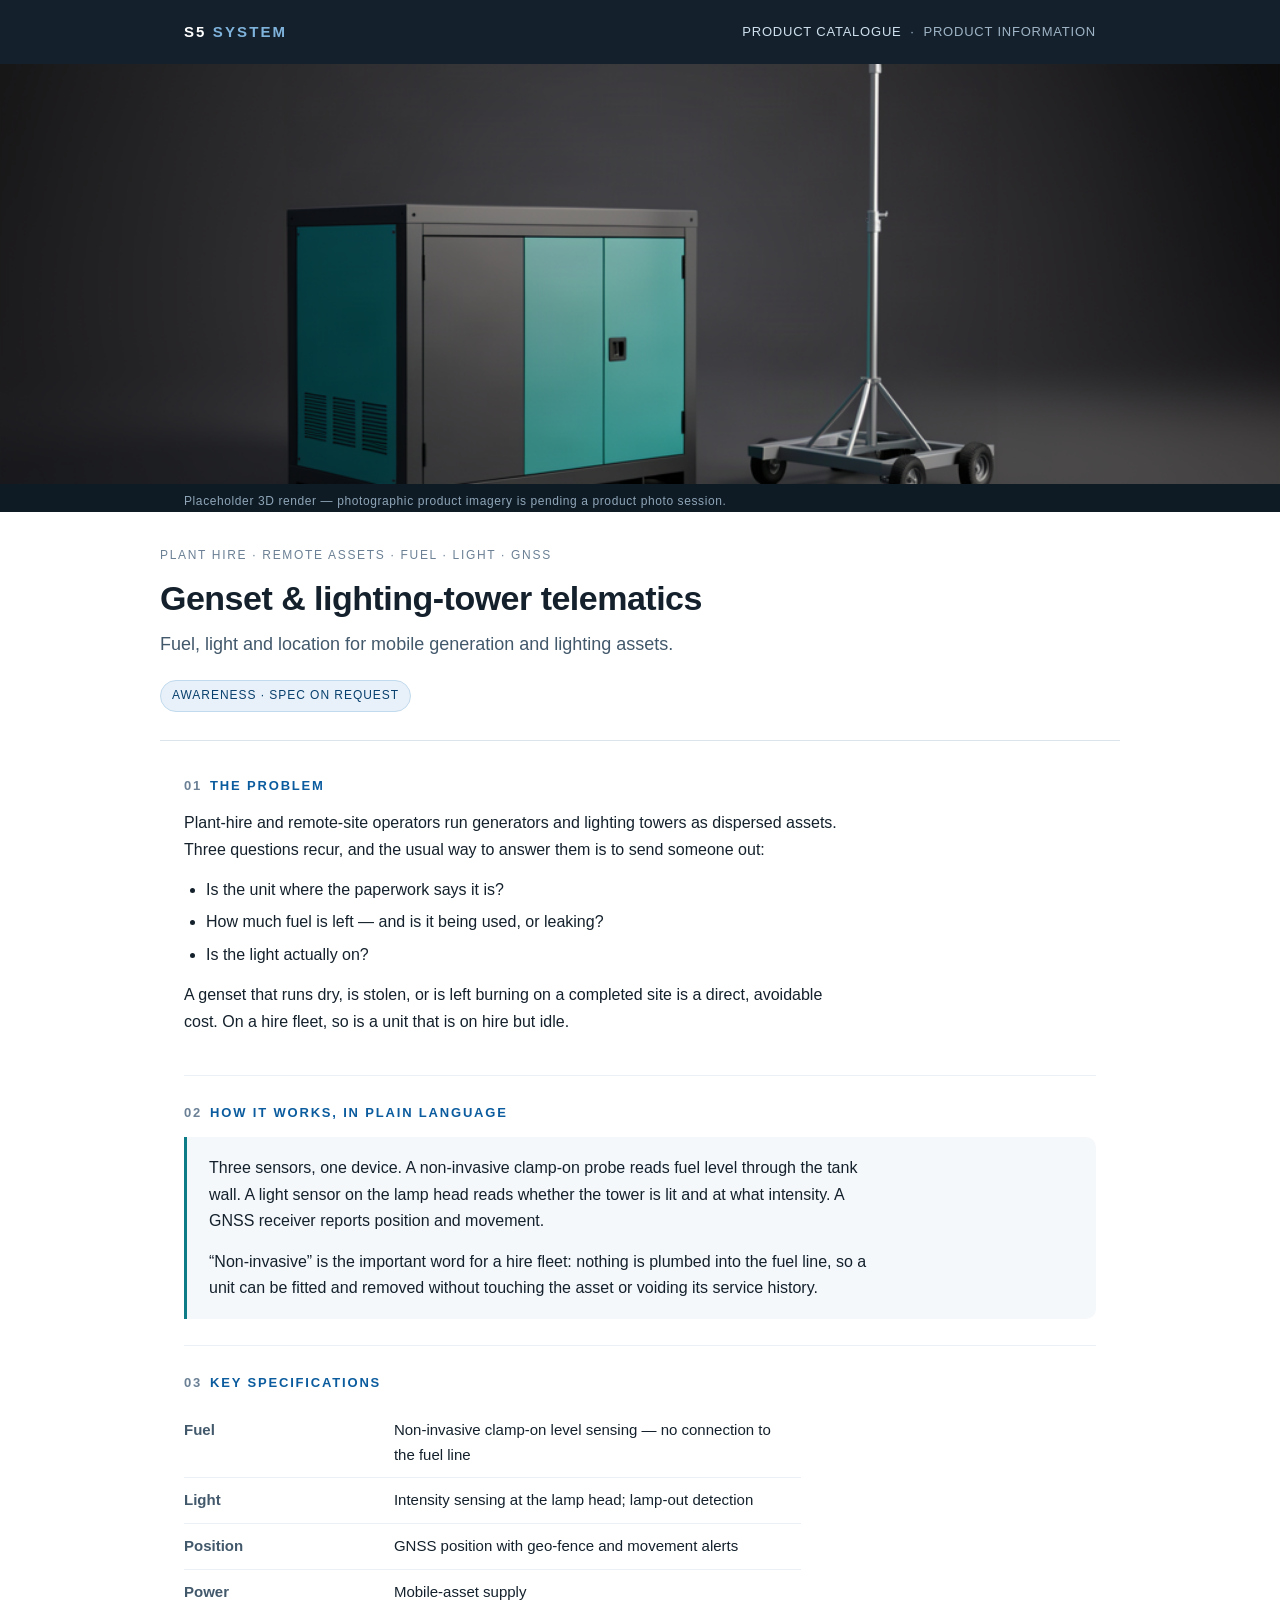
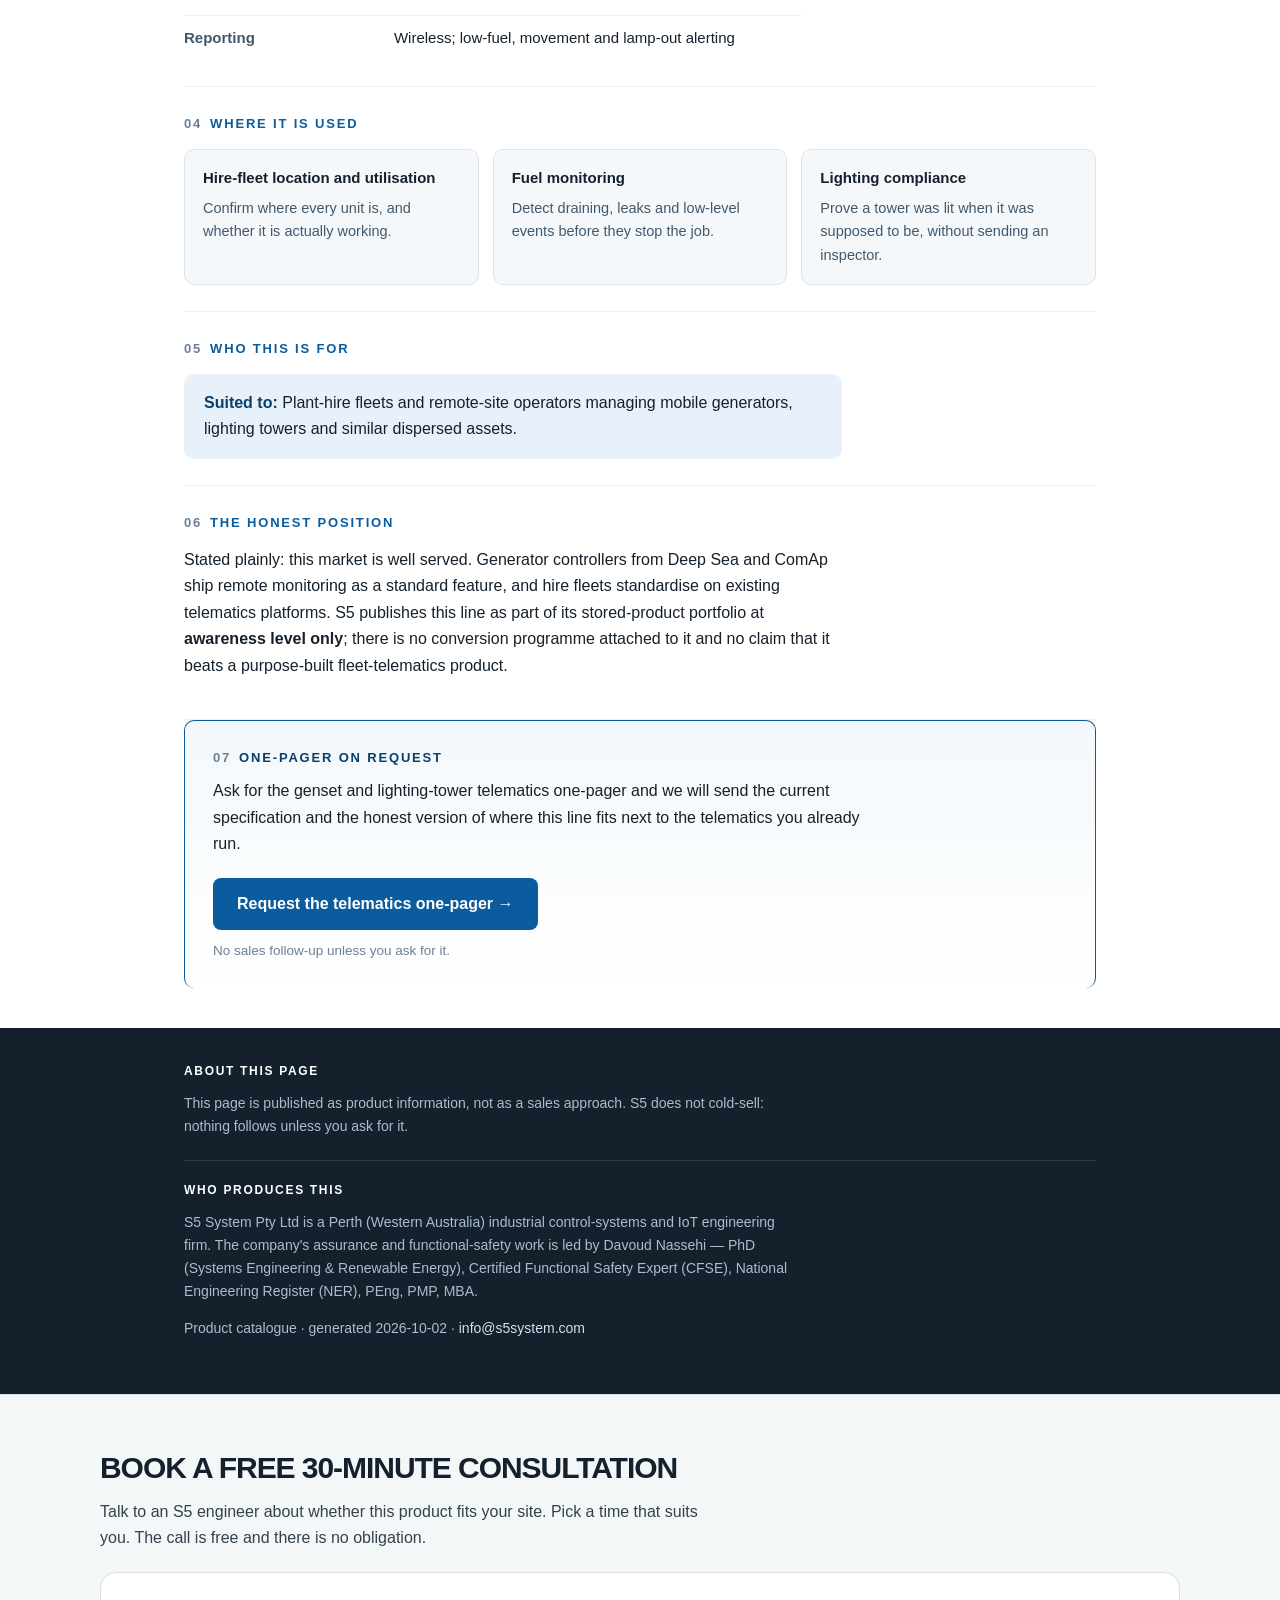
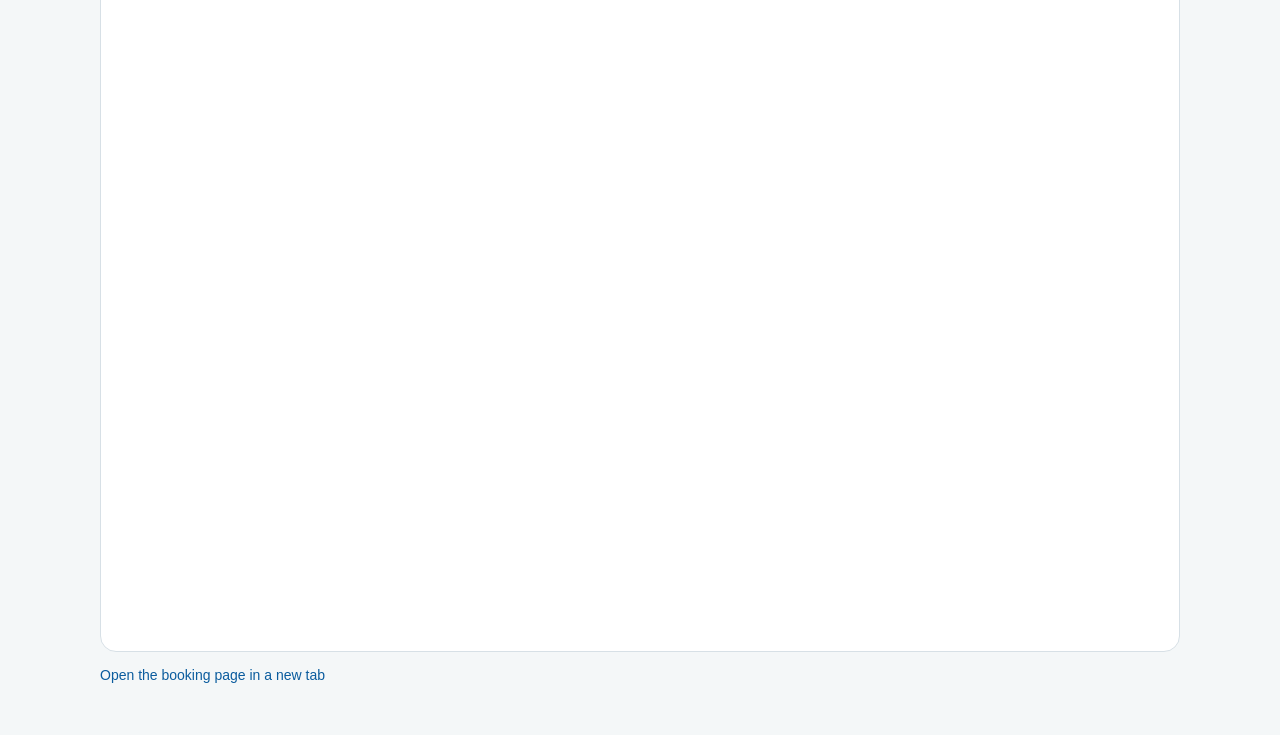
<file: products/genset-lighting-telematics.html>
<!DOCTYPE html>
<html lang="en-AU">
<head>
<meta charset="utf-8">
<meta name="viewport" content="width=device-width, initial-scale=1">
<title>Genset &amp; lighting-tower telematics — S5 System product catalogue</title>
<meta name="description" content="Fuel, light and location for mobile generation and lighting assets.">
<meta name="author" content="S5 System Pty Ltd">
  <link rel="canonical" href="https://davoodnasehi.github.io/s5-product-catalogue/products/genset-lighting-telematics.html">
  <meta property="og:url" content="https://davoodnasehi.github.io/s5-product-catalogue/products/genset-lighting-telematics.html">
<meta property="og:title" content="Genset &amp; lighting-tower telematics — S5 System product catalogue">
<meta property="og:description" content="Fuel, light and location for mobile generation and lighting assets.">
<meta property="og:type" content="article">
<link rel="stylesheet" href="../assets/style.css">
</head>
<body>
<header class="site-head">
  <div class="wrap">
    <a class="wordmark" href="../index.html">S5 <span>System</span></a>
    <nav class="head-nav"><a href="../index.html">Product catalogue</a> &nbsp;&middot;&nbsp; Product information</nav>
  </div>
</header>

<div class="hero"><img src="../assets/s5_product_genset-telematics_hero.png" alt="Three-dimensional render of a mobile generator set and lighting tower with telematics sensors fitted."></div>
<div class="hero-cap"><div class="wrap">Placeholder 3D render &mdash; photographic product imagery is pending a product photo session.</div></div>
<div class="wrap page-head">
<p class="kicker">Plant hire &middot; Remote assets &middot; Fuel &middot; Light &middot; GNSS</p>
<h1>Genset &amp; lighting-tower telematics</h1>
<p class="lede">Fuel, light and location for mobile generation and lighting assets.</p>
<p><span class="chip info">Awareness &middot; spec on request</span></p>
</div>
<main><div class="wrap">
<section><h2><span class="n">01</span>The problem</h2>
        <p>Plant-hire and remote-site operators run generators and lighting towers as dispersed assets. Three
        questions recur, and the usual way to answer them is to send someone out:</p>
        <ul>
          <li>Is the unit where the paperwork says it is?</li>
          <li>How much fuel is left &mdash; and is it being used, or leaking?</li>
          <li>Is the light actually on?</li>
        </ul>
        <p>A genset that runs dry, is stolen, or is left burning on a completed site is a direct, avoidable cost.
        On a hire fleet, so is a unit that is on hire but idle.</p>
        </section>
<section><h2><span class="n">02</span>How it works, in plain language</h2><div class="physics">
        <p>Three sensors, one device. A non-invasive clamp-on probe reads fuel level through the tank wall. A light
        sensor on the lamp head reads whether the tower is lit and at what intensity. A GNSS receiver reports
        position and movement.</p>
        <p>&ldquo;Non-invasive&rdquo; is the important word for a hire fleet: nothing is plumbed into the fuel
        line, so a unit can be fitted and removed without touching the asset or voiding its service history.</p>
        </div></section>
<section><h2><span class="n">03</span>Key specifications</h2><table class="specs"><tr><th>Fuel</th><td>Non-invasive clamp-on level sensing &mdash; no connection to the fuel line</td></tr><tr><th>Light</th><td>Intensity sensing at the lamp head; lamp-out detection</td></tr><tr><th>Position</th><td>GNSS position with geo-fence and movement alerts</td></tr><tr><th>Power</th><td>Mobile-asset supply</td></tr><tr><th>Reporting</th><td>Wireless; low-fuel, movement and lamp-out alerting</td></tr></table></section>
<section><h2><span class="n">04</span>Where it is used</h2><div class="cases"><div class="case"><h3>Hire-fleet location and utilisation</h3><p>Confirm where every unit is, and whether it is actually working.</p></div><div class="case"><h3>Fuel monitoring</h3><p>Detect draining, leaks and low-level events before they stop the job.</p></div><div class="case"><h3>Lighting compliance</h3><p>Prove a tower was lit when it was supposed to be, without sending an inspector.</p></div></div></section>
<section><h2><span class="n">05</span>Who this is for</h2><div class="who"><p style="margin:0"><strong>Suited to:</strong> Plant-hire fleets and remote-site operators managing mobile generators, lighting towers and similar dispersed assets.</p></div></section>
<section><h2><span class="n">06</span>The honest position</h2>
        <p>Stated plainly: this market is well served. Generator controllers from Deep Sea and ComAp ship remote
        monitoring as a standard feature, and hire fleets standardise on existing telematics platforms. S5
        publishes this line as part of its stored-product portfolio at <strong>awareness level only</strong>; there
        is no conversion programme attached to it and no claim that it beats a purpose-built fleet-telematics
        product.</p>
        </section>
<section class="cta" style="border-bottom:0"><h2><span class="n">07</span>One-pager on request</h2>
        <p>Ask for the genset and lighting-tower telematics one-pager and we will send the current specification
        and the honest version of where this line fits next to the telematics you already run.</p>
        <a class="btn" href="mailto:info@s5system.com?subject=Genset%20%2F%20lighting-tower%20telematics%20-%20request%20the%20one-pager">Request the telematics one-pager &rarr;</a><p class="fine">No sales follow-up unless you ask for it.</p></section>
</div></main>

<footer class="site-foot">
  <div class="wrap">
    <h4>About this page</h4>
    <p>This page is published as product information, not as a sales approach. S5 does not cold-sell: nothing follows unless you ask for it.</p>
    <div class="foot-bio">
      <h4>Who produces this</h4>
      <p>S5 System Pty Ltd is a Perth (Western Australia) industrial control-systems and IoT engineering firm. The company's assurance and functional-safety work is led by Davoud Nassehi — PhD (Systems Engineering &amp; Renewable Energy), Certified Functional Safety Expert (CFSE), National Engineering Register (NER), PEng, PMP, MBA.</p>
      <p>Product catalogue &middot; generated 2026-10-02 &middot;
         <a href="mailto:info@s5system.com">info@s5system.com</a></p>
    </div>
  </div>
</footer>
<section id="book-consult" style="padding:48px 0;border-top:1px solid #d7e0e6;background:#f4f7f8">
<div style="width:min(1080px,calc(100% - 40px));margin:0 auto">
<h2 style="margin:0 0 6px;font-size:30px;letter-spacing:-.035em;color:#14202b">Book a free 30-minute consultation</h2>
<p style="margin:0 0 20px;max-width:70ch;color:#31424d">Talk to an S5 engineer about whether this product fits your site. Pick a time that suits you. The call is free and there is no obligation.</p>
<div id="s5-cal-catalogue" style="width:100%;height:680px;overflow:auto;background:#fff;border:1px solid #d7e0e6;border-radius:16px"></div>
<p style="margin:12px 0 0;font-size:14px;color:#5c6b78"><a href="https://cal.com/support-s5/30min" target="_blank" rel="noopener">Open the booking page in a new tab</a></p>
</div>
</section>
<script type="text/javascript">
(function (C, A, L) { let p = function (a, ar) { a.q.push(ar); }; let d = C.document; C.Cal = C.Cal || function () { let cal = C.Cal; let ar = arguments; if (!cal.loaded) { cal.ns = {}; cal.q = cal.q || []; d.head.appendChild(d.createElement("script")).src = A; cal.loaded = true; } if (ar[0] === L) { const api = function () { p(api, arguments); }; const namespace = ar[1]; api.q = api.q || []; if (typeof namespace === "string") { cal.ns[namespace] = cal.ns[namespace] || api; p(cal.ns[namespace], ar); p(cal, ["initNamespace", namespace]); } else p(cal, ar); return; } p(cal, ar); }; })(window, "https://app.cal.com/embed/embed.js", "init");
Cal("init", "30min", {origin:"https://app.cal.com"});
Cal.ns["30min"]("inline", {elementOrSelector:"#s5-cal-catalogue", config:{"layout":"month_view","useSlotsViewOnSmallScreen":"true"}, calLink:"support-s5/30min"});
Cal.ns["30min"]("ui", {"hideEventTypeDetails":false,"layout":"month_view"});
</script>
</body>
</html>
</file>
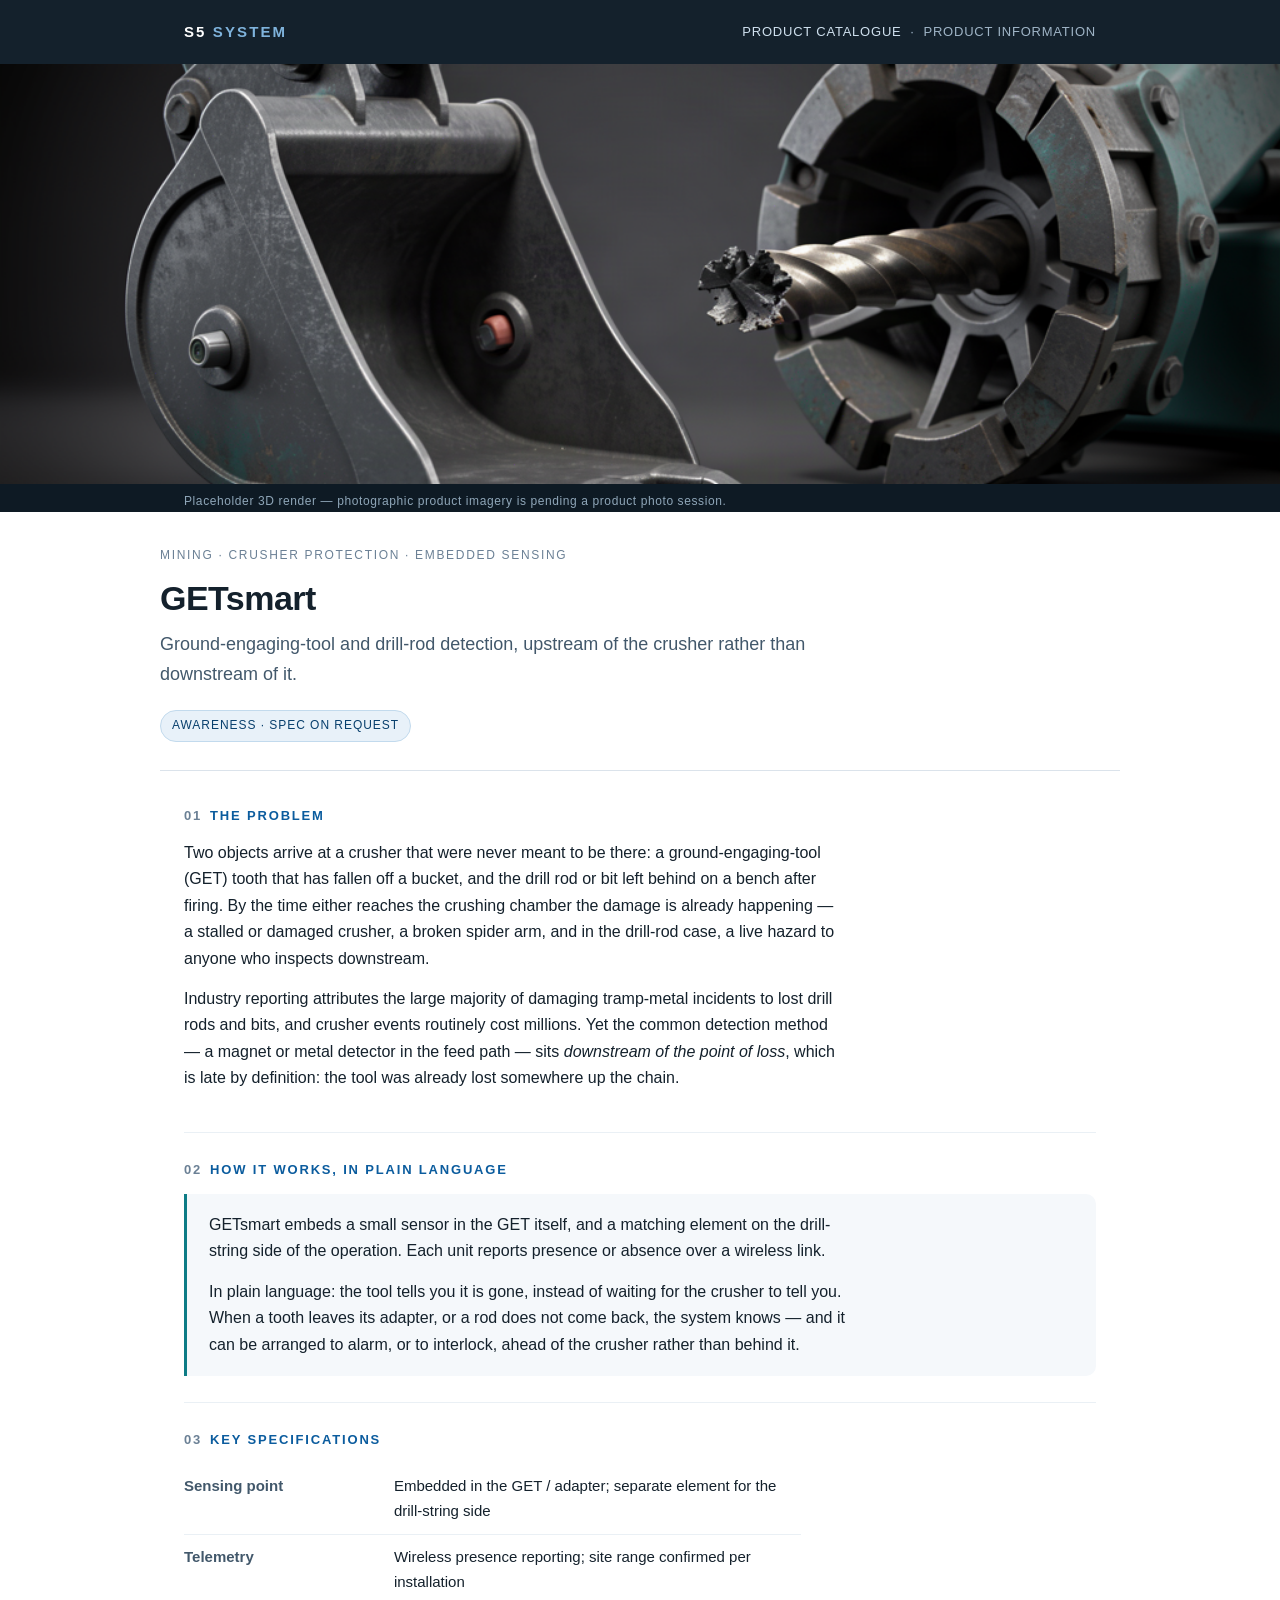
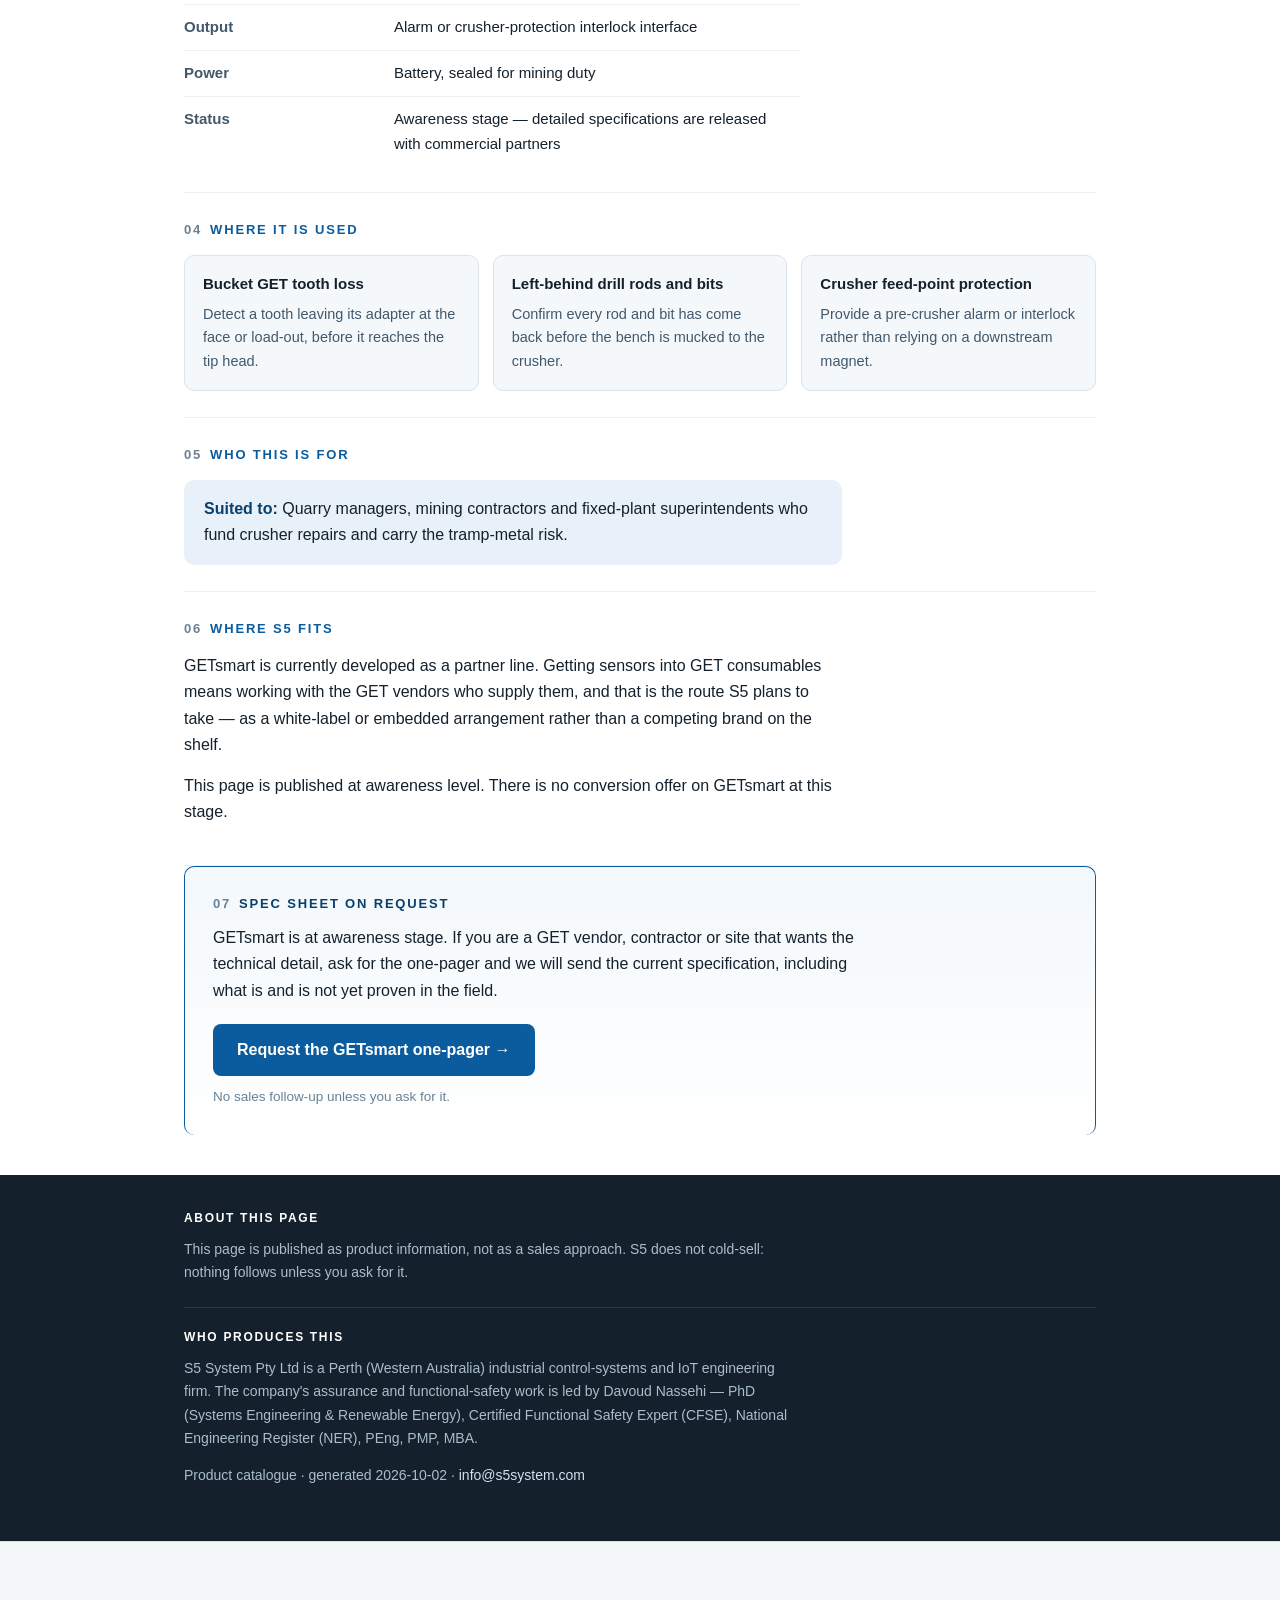
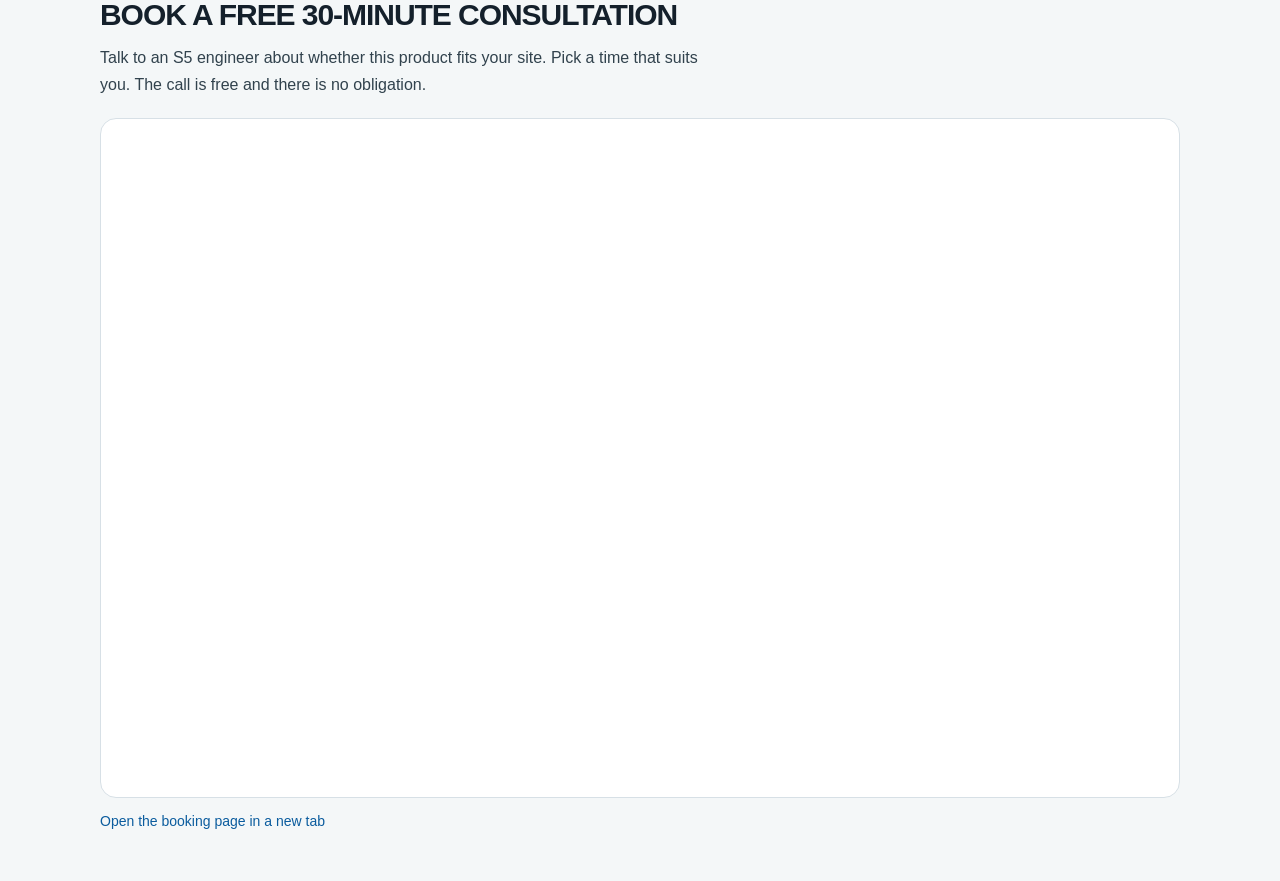
<file: products/getsmart.html>
<!DOCTYPE html>
<html lang="en-AU">
<head>
<meta charset="utf-8">
<meta name="viewport" content="width=device-width, initial-scale=1">
<title>GETsmart — S5 System product catalogue</title>
<meta name="description" content="Ground-engaging-tool and drill-rod detection, upstream of the crusher rather than downstream of it.">
<meta name="author" content="S5 System Pty Ltd">
  <link rel="canonical" href="https://davoodnasehi.github.io/s5-product-catalogue/products/getsmart.html">
  <meta property="og:url" content="https://davoodnasehi.github.io/s5-product-catalogue/products/getsmart.html">
<meta property="og:title" content="GETsmart — S5 System product catalogue">
<meta property="og:description" content="Ground-engaging-tool and drill-rod detection, upstream of the crusher rather than downstream of it.">
<meta property="og:type" content="article">
<link rel="stylesheet" href="../assets/style.css">
</head>
<body>
<header class="site-head">
  <div class="wrap">
    <a class="wordmark" href="../index.html">S5 <span>System</span></a>
    <nav class="head-nav"><a href="../index.html">Product catalogue</a> &nbsp;&middot;&nbsp; Product information</nav>
  </div>
</header>

<div class="hero"><img src="../assets/s5_product_getsmart_hero.png" alt="Three-dimensional render of an excavator bucket wear tooth with an embedded sensor capsule beside a broken drill rod approaching a crusher."></div>
<div class="hero-cap"><div class="wrap">Placeholder 3D render &mdash; photographic product imagery is pending a product photo session.</div></div>
<div class="wrap page-head">
<p class="kicker">Mining &middot; Crusher protection &middot; Embedded sensing</p>
<h1>GETsmart</h1>
<p class="lede">Ground-engaging-tool and drill-rod detection, upstream of the crusher rather than downstream of it.</p>
<p><span class="chip info">Awareness &middot; spec on request</span></p>
</div>
<main><div class="wrap">
<section><h2><span class="n">01</span>The problem</h2>
        <p>Two objects arrive at a crusher that were never meant to be there: a ground-engaging-tool (GET) tooth
        that has fallen off a bucket, and the drill rod or bit left behind on a bench after firing. By the time
        either reaches the crushing chamber the damage is already happening &mdash; a stalled or damaged crusher,
        a broken spider arm, and in the drill-rod case, a live hazard to anyone who inspects downstream.</p>
        <p>Industry reporting attributes the large majority of damaging tramp-metal incidents to lost drill rods
        and bits, and crusher events routinely cost millions. Yet the common detection method &mdash; a magnet or
        metal detector in the feed path &mdash; sits <em>downstream of the point of loss</em>, which is late by
        definition: the tool was already lost somewhere up the chain.</p>
        </section>
<section><h2><span class="n">02</span>How it works, in plain language</h2><div class="physics">
        <p>GETsmart embeds a small sensor in the GET itself, and a matching element on the drill-string side of
        the operation. Each unit reports presence or absence over a wireless link.</p>
        <p>In plain language: the tool tells you it is gone, instead of waiting for the crusher to tell you. When a
        tooth leaves its adapter, or a rod does not come back, the system knows &mdash; and it can be arranged to
        alarm, or to interlock, ahead of the crusher rather than behind it.</p>
        </div></section>
<section><h2><span class="n">03</span>Key specifications</h2><table class="specs"><tr><th>Sensing point</th><td>Embedded in the GET / adapter; separate element for the drill-string side</td></tr><tr><th>Telemetry</th><td>Wireless presence reporting; site range confirmed per installation</td></tr><tr><th>Output</th><td>Alarm or crusher-protection interlock interface</td></tr><tr><th>Power</th><td>Battery, sealed for mining duty</td></tr><tr><th>Status</th><td>Awareness stage &mdash; detailed specifications are released with commercial partners</td></tr></table></section>
<section><h2><span class="n">04</span>Where it is used</h2><div class="cases"><div class="case"><h3>Bucket GET tooth loss</h3><p>Detect a tooth leaving its adapter at the face or load-out, before it reaches the tip head.</p></div><div class="case"><h3>Left-behind drill rods and bits</h3><p>Confirm every rod and bit has come back before the bench is mucked to the crusher.</p></div><div class="case"><h3>Crusher feed-point protection</h3><p>Provide a pre-crusher alarm or interlock rather than relying on a downstream magnet.</p></div></div></section>
<section><h2><span class="n">05</span>Who this is for</h2><div class="who"><p style="margin:0"><strong>Suited to:</strong> Quarry managers, mining contractors and fixed-plant superintendents who fund crusher repairs and carry the tramp-metal risk.</p></div></section>
<section><h2><span class="n">06</span>Where S5 fits</h2>
        <p>GETsmart is currently developed as a partner line. Getting sensors into GET consumables means working
        with the GET vendors who supply them, and that is the route S5 plans to take &mdash; as a white-label or
        embedded arrangement rather than a competing brand on the shelf.</p>
        <p>This page is published at awareness level. There is no conversion offer on GETsmart at this stage.</p>
        </section>
<section class="cta" style="border-bottom:0"><h2><span class="n">07</span>Spec sheet on request</h2>
        <p>GETsmart is at awareness stage. If you are a GET vendor, contractor or site that wants the technical
        detail, ask for the one-pager and we will send the current specification, including what is and is not
        yet proven in the field.</p>
        <a class="btn" href="mailto:info@s5system.com?subject=GETsmart%20-%20request%20the%20product%20one-pager">Request the GETsmart one-pager &rarr;</a><p class="fine">No sales follow-up unless you ask for it.</p></section>
</div></main>

<footer class="site-foot">
  <div class="wrap">
    <h4>About this page</h4>
    <p>This page is published as product information, not as a sales approach. S5 does not cold-sell: nothing follows unless you ask for it.</p>
    <div class="foot-bio">
      <h4>Who produces this</h4>
      <p>S5 System Pty Ltd is a Perth (Western Australia) industrial control-systems and IoT engineering firm. The company's assurance and functional-safety work is led by Davoud Nassehi — PhD (Systems Engineering &amp; Renewable Energy), Certified Functional Safety Expert (CFSE), National Engineering Register (NER), PEng, PMP, MBA.</p>
      <p>Product catalogue &middot; generated 2026-10-02 &middot;
         <a href="mailto:info@s5system.com">info@s5system.com</a></p>
    </div>
  </div>
</footer>
<section id="book-consult" style="padding:48px 0;border-top:1px solid #d7e0e6;background:#f4f7f8">
<div style="width:min(1080px,calc(100% - 40px));margin:0 auto">
<h2 style="margin:0 0 6px;font-size:30px;letter-spacing:-.035em;color:#14202b">Book a free 30-minute consultation</h2>
<p style="margin:0 0 20px;max-width:70ch;color:#31424d">Talk to an S5 engineer about whether this product fits your site. Pick a time that suits you. The call is free and there is no obligation.</p>
<div id="s5-cal-catalogue" style="width:100%;height:680px;overflow:auto;background:#fff;border:1px solid #d7e0e6;border-radius:16px"></div>
<p style="margin:12px 0 0;font-size:14px;color:#5c6b78"><a href="https://cal.com/support-s5/30min" target="_blank" rel="noopener">Open the booking page in a new tab</a></p>
</div>
</section>
<script type="text/javascript">
(function (C, A, L) { let p = function (a, ar) { a.q.push(ar); }; let d = C.document; C.Cal = C.Cal || function () { let cal = C.Cal; let ar = arguments; if (!cal.loaded) { cal.ns = {}; cal.q = cal.q || []; d.head.appendChild(d.createElement("script")).src = A; cal.loaded = true; } if (ar[0] === L) { const api = function () { p(api, arguments); }; const namespace = ar[1]; api.q = api.q || []; if (typeof namespace === "string") { cal.ns[namespace] = cal.ns[namespace] || api; p(cal.ns[namespace], ar); p(cal, ["initNamespace", namespace]); } else p(cal, ar); return; } p(cal, ar); }; })(window, "https://app.cal.com/embed/embed.js", "init");
Cal("init", "30min", {origin:"https://app.cal.com"});
Cal.ns["30min"]("inline", {elementOrSelector:"#s5-cal-catalogue", config:{"layout":"month_view","useSlotsViewOnSmallScreen":"true"}, calLink:"support-s5/30min"});
Cal.ns["30min"]("ui", {"hideEventTypeDetails":false,"layout":"month_view"});
</script>
</body>
</html>
</file>
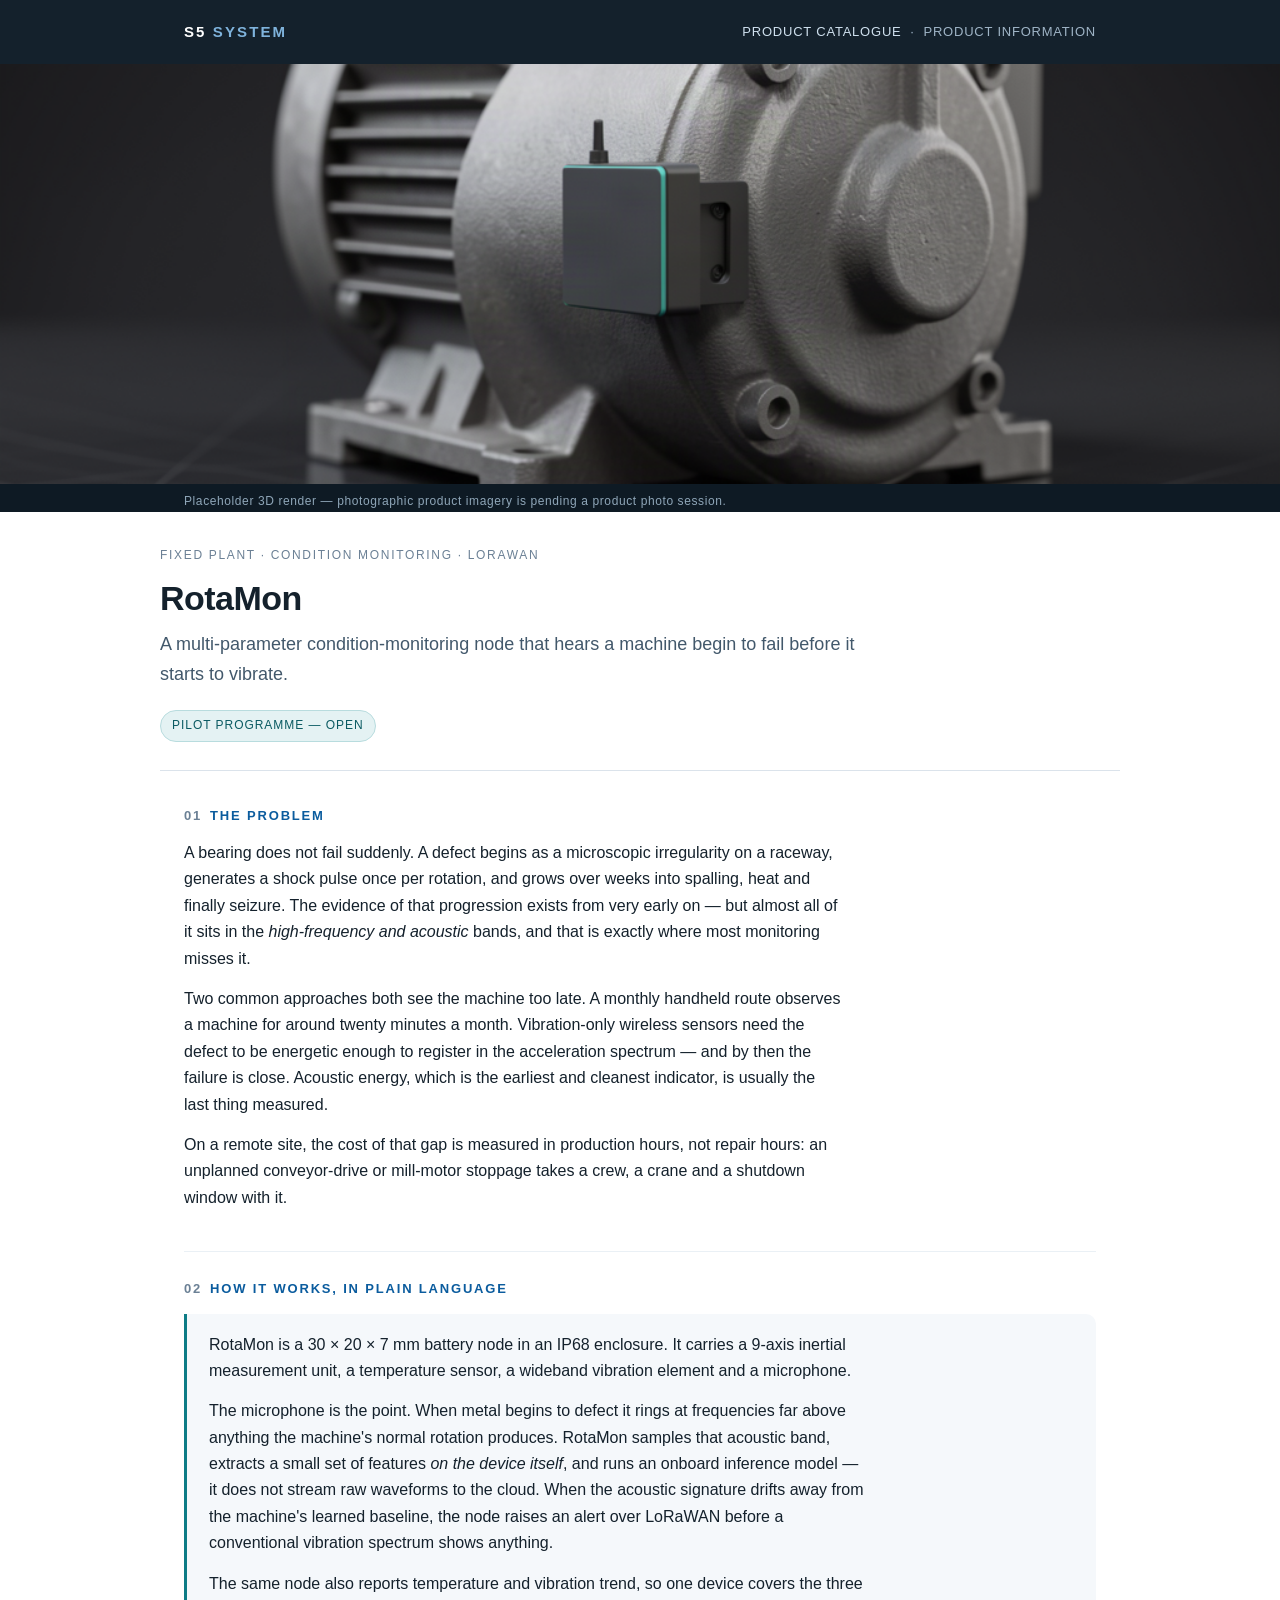
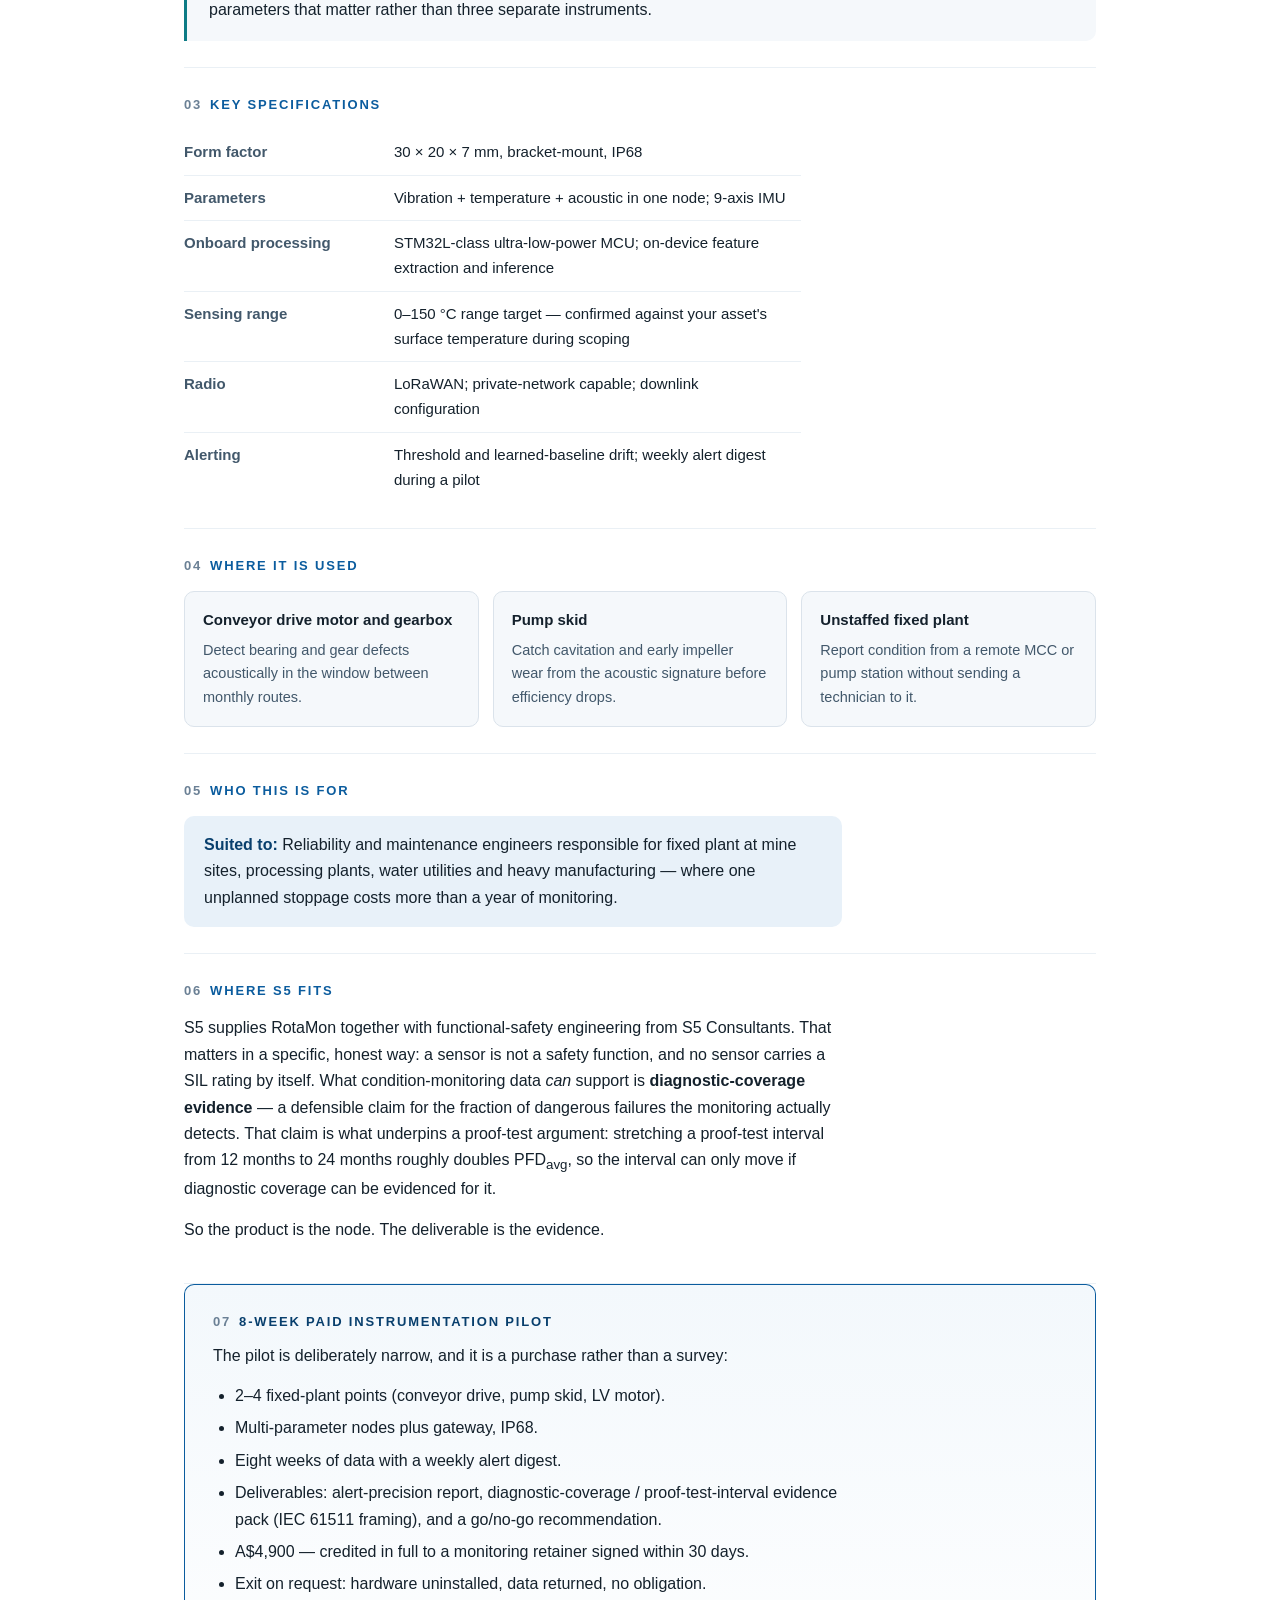
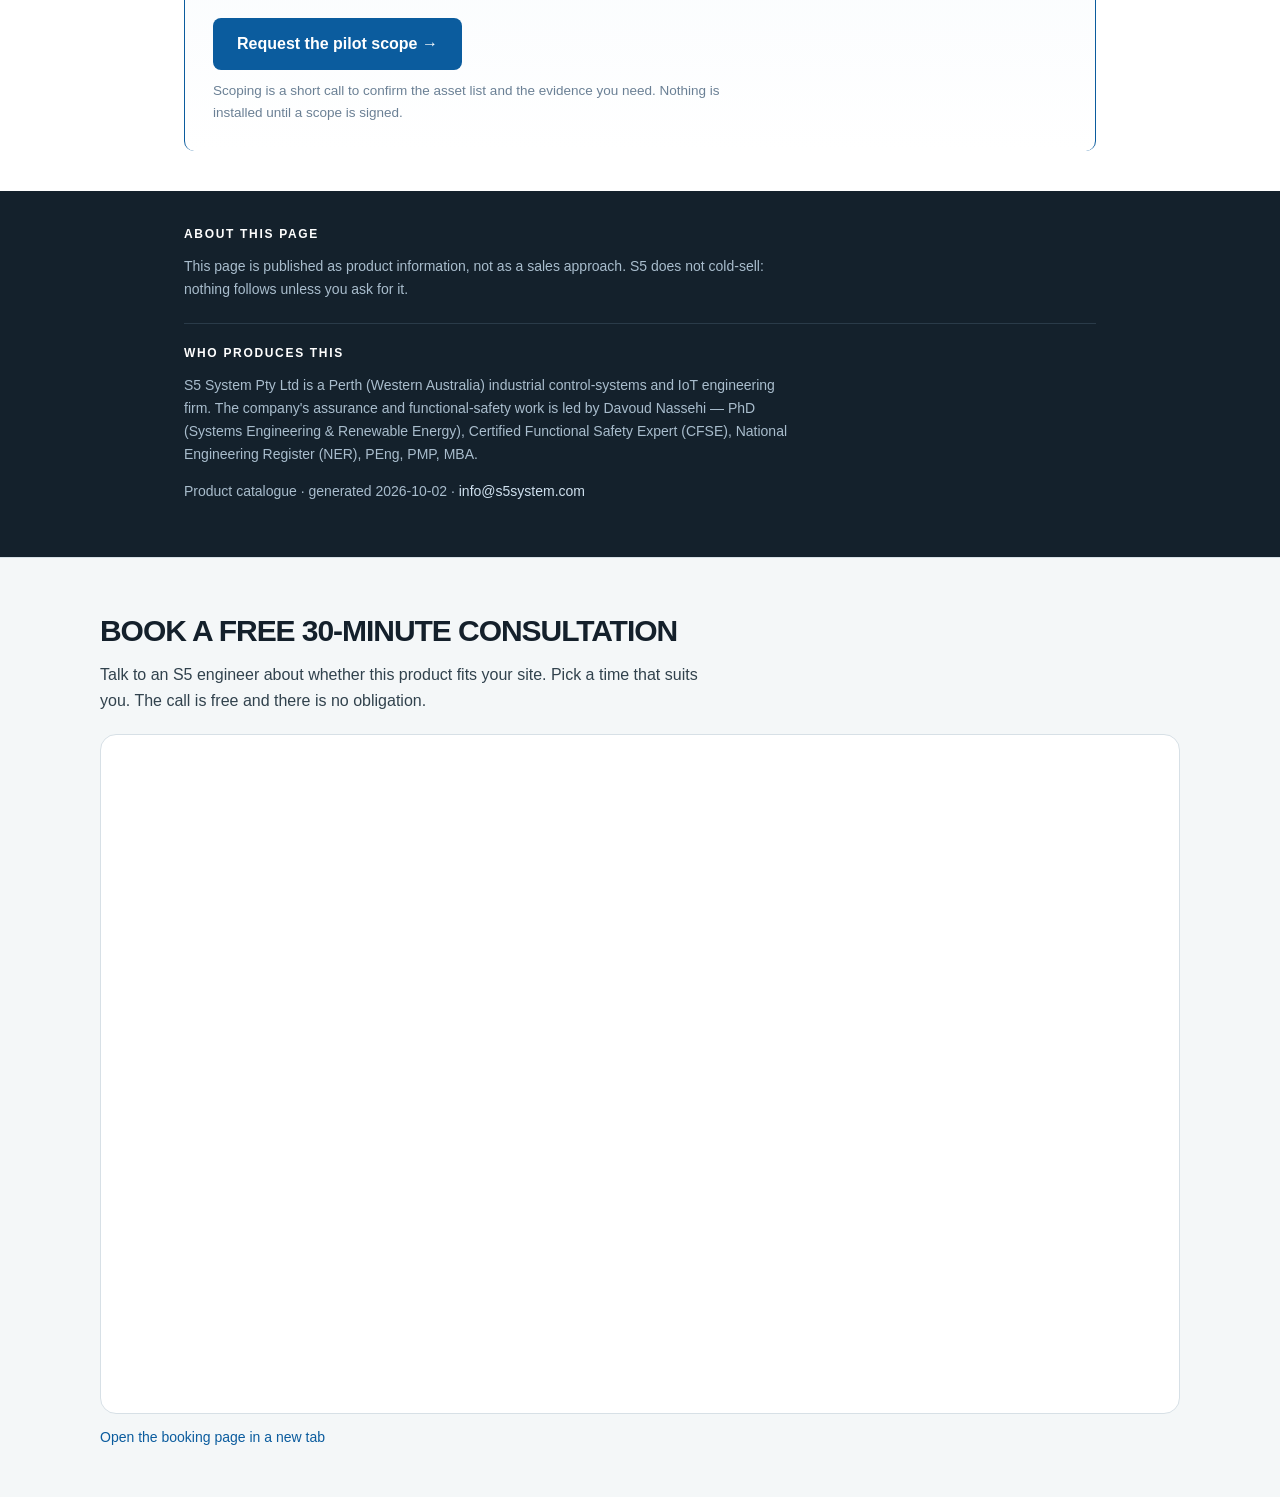
<file: products/rotamon.html>
<!DOCTYPE html>
<html lang="en-AU">
<head>
<meta charset="utf-8">
<meta name="viewport" content="width=device-width, initial-scale=1">
<title>RotaMon — S5 System product catalogue</title>
<meta name="description" content="A multi-parameter condition-monitoring node that hears a machine begin to fail before it starts to vibrate.">
<meta name="author" content="S5 System Pty Ltd">
  <link rel="canonical" href="https://davoodnasehi.github.io/s5-product-catalogue/products/rotamon.html">
  <meta property="og:url" content="https://davoodnasehi.github.io/s5-product-catalogue/products/rotamon.html">
<meta property="og:title" content="RotaMon — S5 System product catalogue">
<meta property="og:description" content="A multi-parameter condition-monitoring node that hears a machine begin to fail before it starts to vibrate.">
<meta property="og:type" content="article">
<link rel="stylesheet" href="../assets/style.css">
</head>
<body>
<header class="site-head">
  <div class="wrap">
    <a class="wordmark" href="../index.html">S5 <span>System</span></a>
    <nav class="head-nav"><a href="../index.html">Product catalogue</a> &nbsp;&middot;&nbsp; Product information</nav>
  </div>
</header>

<div class="hero"><img src="../assets/s5_product_rotamon_hero.png" alt="Three-dimensional render of a small rectangular S5 condition-monitoring node bracket-mounted to an industrial pump motor housing."></div>
<div class="hero-cap"><div class="wrap">Placeholder 3D render &mdash; photographic product imagery is pending a product photo session.</div></div>
<div class="wrap page-head">
<p class="kicker">Fixed plant &middot; Condition monitoring &middot; LoRaWAN</p>
<h1>RotaMon</h1>
<p class="lede">A multi-parameter condition-monitoring node that hears a machine begin to fail before it starts to vibrate.</p>
<p><span class="chip ok">Pilot programme &mdash; open</span></p>
</div>
<main><div class="wrap">
<section><h2><span class="n">01</span>The problem</h2>
        <p>A bearing does not fail suddenly. A defect begins as a microscopic irregularity on a raceway,
        generates a shock pulse once per rotation, and grows over weeks into spalling, heat and finally
        seizure. The evidence of that progression exists from very early on &mdash; but almost all of it sits
        in the <em>high-frequency and acoustic</em> bands, and that is exactly where most monitoring misses it.</p>
        <p>Two common approaches both see the machine too late. A monthly handheld route observes a machine for
        around twenty minutes a month. Vibration-only wireless sensors need the defect to be energetic enough
        to register in the acceleration spectrum &mdash; and by then the failure is close. Acoustic energy, which is
        the earliest and cleanest indicator, is usually the last thing measured.</p>
        <p>On a remote site, the cost of that gap is measured in production hours, not repair hours: an unplanned
        conveyor-drive or mill-motor stoppage takes a crew, a crane and a shutdown window with it.</p>
        </section>
<section><h2><span class="n">02</span>How it works, in plain language</h2><div class="physics">
        <p>RotaMon is a 30 &times; 20 &times; 7&nbsp;mm battery node in an IP68 enclosure. It carries a 9-axis
        inertial measurement unit, a temperature sensor, a wideband vibration element and a microphone.</p>
        <p>The microphone is the point. When metal begins to defect it rings at frequencies far above anything the
        machine's normal rotation produces. RotaMon samples that acoustic band, extracts a small set of features
        <em>on the device itself</em>, and runs an onboard inference model &mdash; it does not stream raw waveforms
        to the cloud. When the acoustic signature drifts away from the machine's learned baseline, the node raises
        an alert over LoRaWAN before a conventional vibration spectrum shows anything.</p>
        <p>The same node also reports temperature and vibration trend, so one device covers the three parameters
        that matter rather than three separate instruments.</p>
        </div></section>
<section><h2><span class="n">03</span>Key specifications</h2><table class="specs"><tr><th>Form factor</th><td>30 &times; 20 &times; 7&nbsp;mm, bracket-mount, IP68</td></tr><tr><th>Parameters</th><td>Vibration + temperature + acoustic in one node; 9-axis IMU</td></tr><tr><th>Onboard processing</th><td>STM32L-class ultra-low-power MCU; on-device feature extraction and inference</td></tr><tr><th>Sensing range</th><td>0&ndash;150&nbsp;&deg;C range target &mdash; confirmed against your asset's surface temperature during scoping</td></tr><tr><th>Radio</th><td>LoRaWAN; private-network capable; downlink configuration</td></tr><tr><th>Alerting</th><td>Threshold and learned-baseline drift; weekly alert digest during a pilot</td></tr></table></section>
<section><h2><span class="n">04</span>Where it is used</h2><div class="cases"><div class="case"><h3>Conveyor drive motor and gearbox</h3><p>Detect bearing and gear defects acoustically in the window between monthly routes.</p></div><div class="case"><h3>Pump skid</h3><p>Catch cavitation and early impeller wear from the acoustic signature before efficiency drops.</p></div><div class="case"><h3>Unstaffed fixed plant</h3><p>Report condition from a remote MCC or pump station without sending a technician to it.</p></div></div></section>
<section><h2><span class="n">05</span>Who this is for</h2><div class="who"><p style="margin:0"><strong>Suited to:</strong> Reliability and maintenance engineers responsible for fixed plant at mine sites, processing plants, water utilities and heavy manufacturing &mdash; where one unplanned stoppage costs more than a year of monitoring.</p></div></section>
<section><h2><span class="n">06</span>Where S5 fits</h2>
        <p>S5 supplies RotaMon together with functional-safety engineering from S5 Consultants. That matters in a
        specific, honest way: a sensor is not a safety function, and no sensor carries a SIL rating by itself.
        What condition-monitoring data <em>can</em> support is <strong>diagnostic-coverage evidence</strong> &mdash; a
        defensible claim for the fraction of dangerous failures the monitoring actually detects. That claim is what
        underpins a proof-test argument: stretching a proof-test interval from 12 months to 24 months roughly
        doubles PFD<sub>avg</sub>, so the interval can only move if diagnostic coverage can be evidenced for it.</p>
        <p>So the product is the node. The deliverable is the evidence.</p>
        </section>
<section class="cta" style="border-bottom:0"><h2><span class="n">07</span>8-week paid Instrumentation Pilot</h2>
        <p>The pilot is deliberately narrow, and it is a purchase rather than a survey:</p>
        <ul>
          <li>2&ndash;4 fixed-plant points (conveyor drive, pump skid, LV motor).</li>
          <li>Multi-parameter nodes plus gateway, IP68.</li>
          <li>Eight weeks of data with a weekly alert digest.</li>
          <li>Deliverables: alert-precision report, diagnostic-coverage / proof-test-interval evidence pack
              (IEC&nbsp;61511 framing), and a go/no-go recommendation.</li>
          <li>A$4,900 &mdash; credited in full to a monitoring retainer signed within 30&nbsp;days.</li>
          <li>Exit on request: hardware uninstalled, data returned, no obligation.</li>
        </ul>
        <a class="btn" href="mailto:info@s5system.com?subject=RotaMon%20-%20request%20the%208-week%20Instrumentation%20Pilot%20scope">Request the pilot scope &rarr;</a><p class="fine">Scoping is a short call to confirm the asset list and the evidence you need. Nothing is installed until a scope is signed.</p></section>
</div></main>

<footer class="site-foot">
  <div class="wrap">
    <h4>About this page</h4>
    <p>This page is published as product information, not as a sales approach. S5 does not cold-sell: nothing follows unless you ask for it.</p>
    <div class="foot-bio">
      <h4>Who produces this</h4>
      <p>S5 System Pty Ltd is a Perth (Western Australia) industrial control-systems and IoT engineering firm. The company's assurance and functional-safety work is led by Davoud Nassehi — PhD (Systems Engineering &amp; Renewable Energy), Certified Functional Safety Expert (CFSE), National Engineering Register (NER), PEng, PMP, MBA.</p>
      <p>Product catalogue &middot; generated 2026-10-02 &middot;
         <a href="mailto:info@s5system.com">info@s5system.com</a></p>
    </div>
  </div>
</footer>
<section id="book-consult" style="padding:48px 0;border-top:1px solid #d7e0e6;background:#f4f7f8">
<div style="width:min(1080px,calc(100% - 40px));margin:0 auto">
<h2 style="margin:0 0 6px;font-size:30px;letter-spacing:-.035em;color:#14202b">Book a free 30-minute consultation</h2>
<p style="margin:0 0 20px;max-width:70ch;color:#31424d">Talk to an S5 engineer about whether this product fits your site. Pick a time that suits you. The call is free and there is no obligation.</p>
<div id="s5-cal-catalogue" style="width:100%;height:680px;overflow:auto;background:#fff;border:1px solid #d7e0e6;border-radius:16px"></div>
<p style="margin:12px 0 0;font-size:14px;color:#5c6b78"><a href="https://cal.com/support-s5/30min" target="_blank" rel="noopener">Open the booking page in a new tab</a></p>
</div>
</section>
<script type="text/javascript">
(function (C, A, L) { let p = function (a, ar) { a.q.push(ar); }; let d = C.document; C.Cal = C.Cal || function () { let cal = C.Cal; let ar = arguments; if (!cal.loaded) { cal.ns = {}; cal.q = cal.q || []; d.head.appendChild(d.createElement("script")).src = A; cal.loaded = true; } if (ar[0] === L) { const api = function () { p(api, arguments); }; const namespace = ar[1]; api.q = api.q || []; if (typeof namespace === "string") { cal.ns[namespace] = cal.ns[namespace] || api; p(cal.ns[namespace], ar); p(cal, ["initNamespace", namespace]); } else p(cal, ar); return; } p(cal, ar); }; })(window, "https://app.cal.com/embed/embed.js", "init");
Cal("init", "30min", {origin:"https://app.cal.com"});
Cal.ns["30min"]("inline", {elementOrSelector:"#s5-cal-catalogue", config:{"layout":"month_view","useSlotsViewOnSmallScreen":"true"}, calLink:"support-s5/30min"});
Cal.ns["30min"]("ui", {"hideEventTypeDetails":false,"layout":"month_view"});
</script>
</body>
</html>
</file>
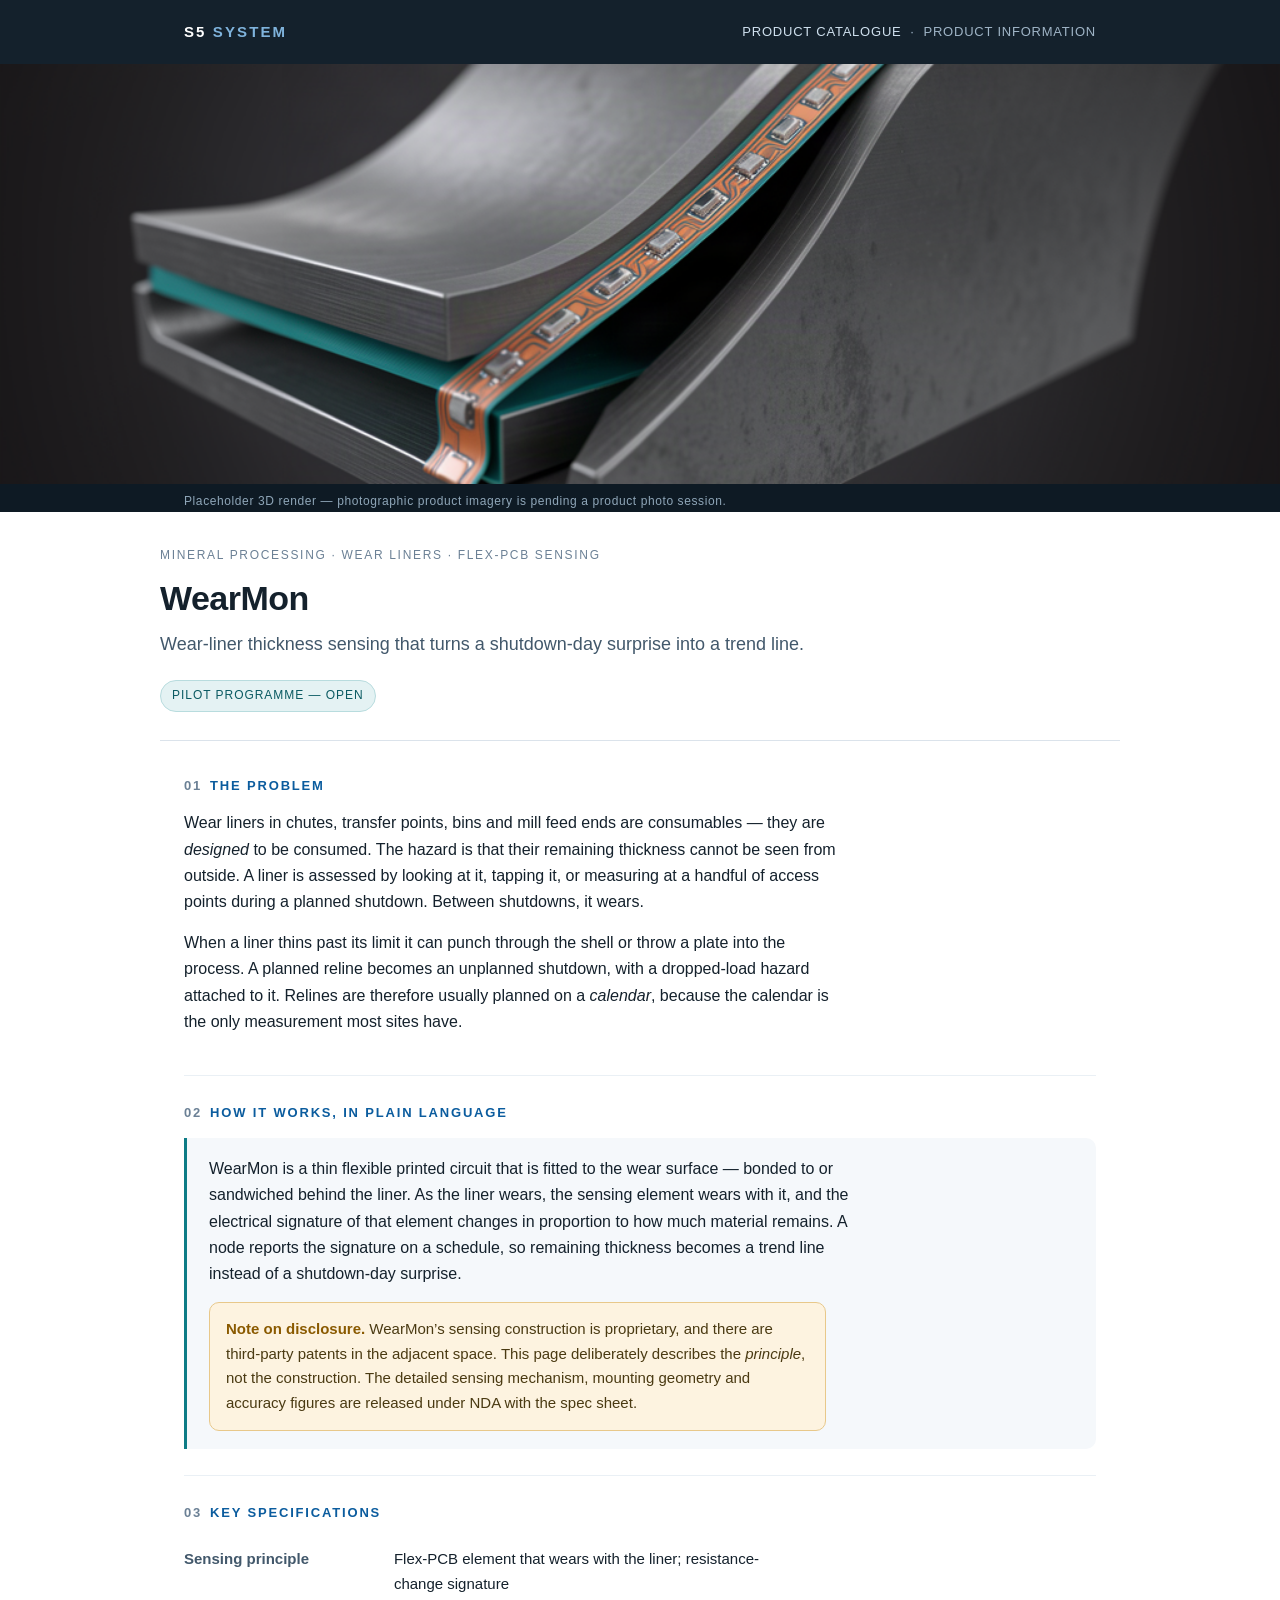
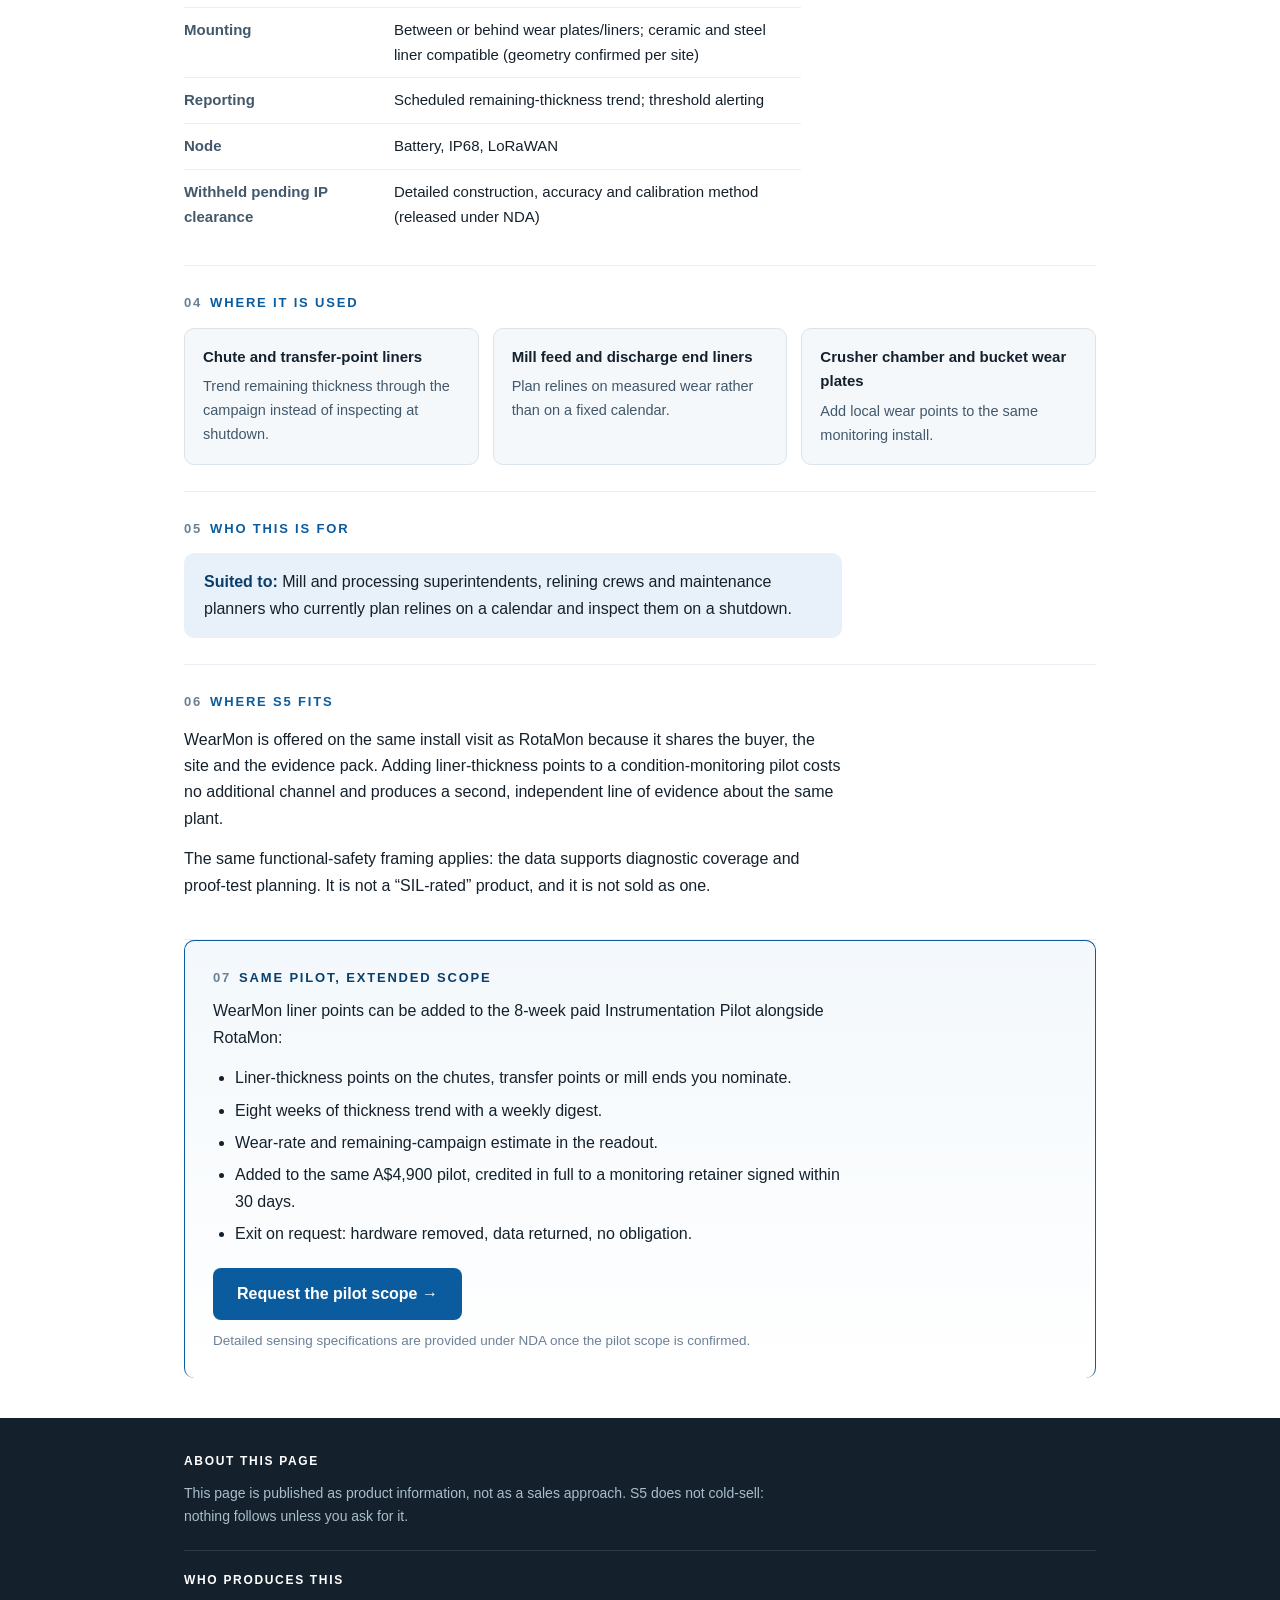
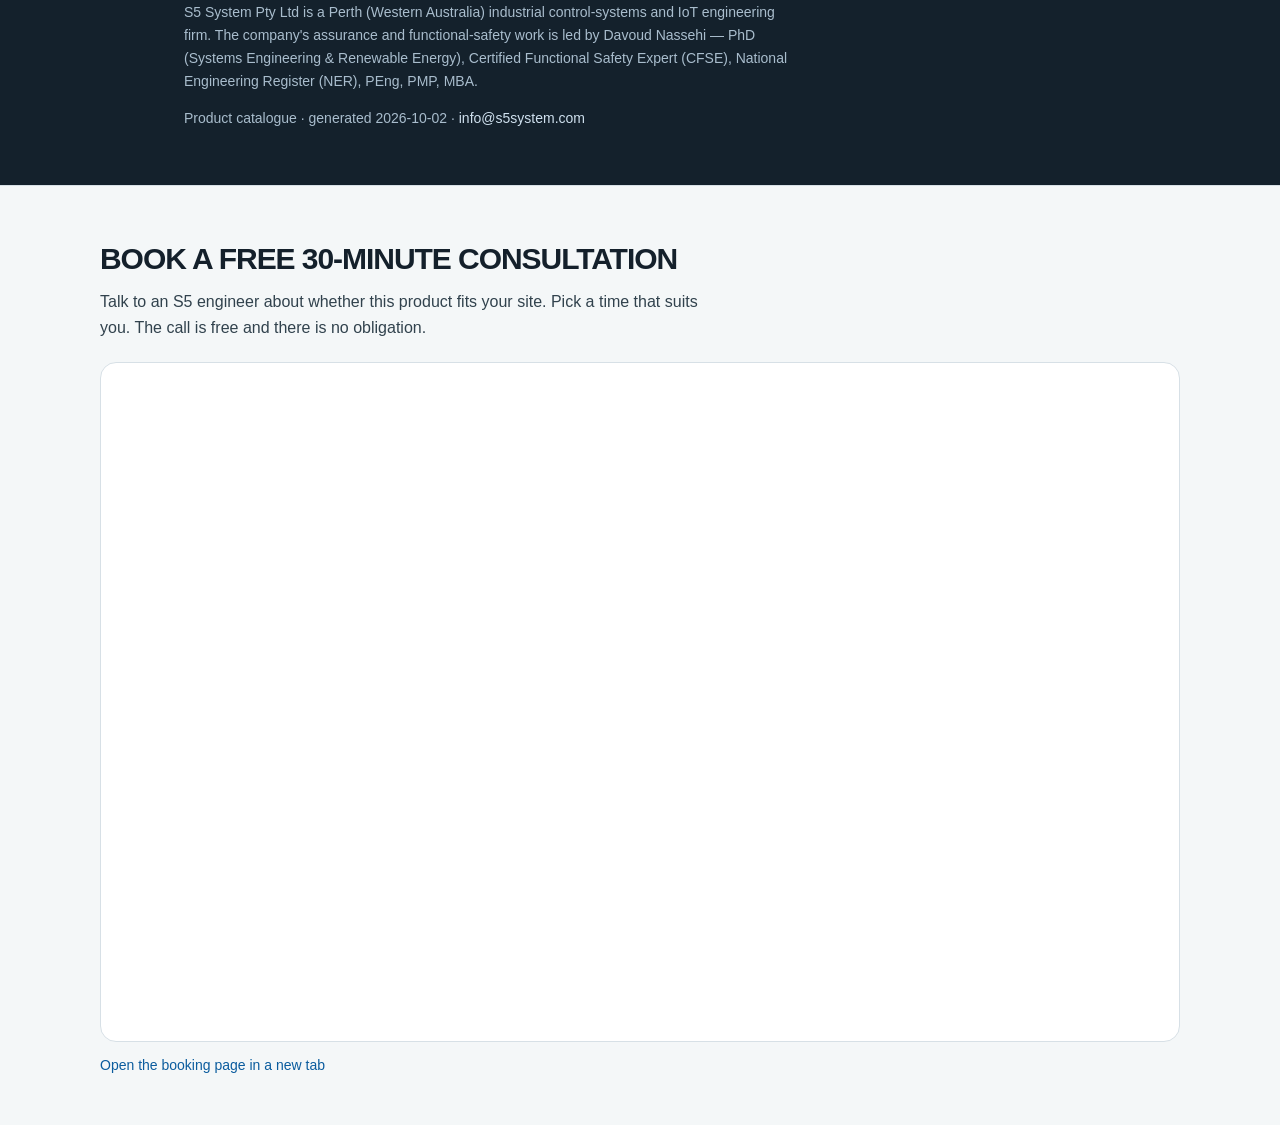
<file: products/wearmon.html>
<!DOCTYPE html>
<html lang="en-AU">
<head>
<meta charset="utf-8">
<meta name="viewport" content="width=device-width, initial-scale=1">
<title>WearMon — S5 System product catalogue</title>
<meta name="description" content="Wear-liner thickness sensing that turns a shutdown-day surprise into a trend line.">
<meta name="author" content="S5 System Pty Ltd">
  <link rel="canonical" href="https://davoodnasehi.github.io/s5-product-catalogue/products/wearmon.html">
  <meta property="og:url" content="https://davoodnasehi.github.io/s5-product-catalogue/products/wearmon.html">
<meta property="og:title" content="WearMon — S5 System product catalogue">
<meta property="og:description" content="Wear-liner thickness sensing that turns a shutdown-day surprise into a trend line.">
<meta property="og:type" content="article">
<link rel="stylesheet" href="../assets/style.css">
</head>
<body>
<header class="site-head">
  <div class="wrap">
    <a class="wordmark" href="../index.html">S5 <span>System</span></a>
    <nav class="head-nav"><a href="../index.html">Product catalogue</a> &nbsp;&middot;&nbsp; Product information</nav>
  </div>
</header>

<div class="hero"><img src="../assets/s5_product_wearmon_hero.png" alt="Three-dimensional render of a thin flexible printed-circuit wear sensor strip curved inside a heavy steel wear-liner plate."></div>
<div class="hero-cap"><div class="wrap">Placeholder 3D render &mdash; photographic product imagery is pending a product photo session.</div></div>
<div class="wrap page-head">
<p class="kicker">Mineral processing &middot; Wear liners &middot; Flex-PCB sensing</p>
<h1>WearMon</h1>
<p class="lede">Wear-liner thickness sensing that turns a shutdown-day surprise into a trend line.</p>
<p><span class="chip ok">Pilot programme &mdash; open</span></p>
</div>
<main><div class="wrap">
<section><h2><span class="n">01</span>The problem</h2>
        <p>Wear liners in chutes, transfer points, bins and mill feed ends are consumables &mdash; they are
        <em>designed</em> to be consumed. The hazard is that their remaining thickness cannot be seen from outside.
        A liner is assessed by looking at it, tapping it, or measuring at a handful of access points during a
        planned shutdown. Between shutdowns, it wears.</p>
        <p>When a liner thins past its limit it can punch through the shell or throw a plate into the process.
        A planned reline becomes an unplanned shutdown, with a dropped-load hazard attached to it. Relines are
        therefore usually planned on a <em>calendar</em>, because the calendar is the only measurement most sites
        have.</p>
        </section>
<section><h2><span class="n">02</span>How it works, in plain language</h2><div class="physics">
        <p>WearMon is a thin flexible printed circuit that is fitted to the wear surface &mdash; bonded to or
        sandwiched behind the liner. As the liner wears, the sensing element wears with it, and the electrical
        signature of that element changes in proportion to how much material remains. A node reports the signature
        on a schedule, so remaining thickness becomes a trend line instead of a shutdown-day surprise.</p>
        <p class="callout"><strong>Note on disclosure.</strong> WearMon&rsquo;s sensing construction is proprietary, and
        there are third-party patents in the adjacent space. This page deliberately describes the
        <em>principle</em>, not the construction. The detailed sensing mechanism, mounting geometry and accuracy
        figures are released under NDA with the spec sheet.</p>
        </div></section>
<section><h2><span class="n">03</span>Key specifications</h2><table class="specs"><tr><th>Sensing principle</th><td>Flex-PCB element that wears with the liner; resistance-change signature</td></tr><tr><th>Mounting</th><td>Between or behind wear plates/liners; ceramic and steel liner compatible (geometry confirmed per site)</td></tr><tr><th>Reporting</th><td>Scheduled remaining-thickness trend; threshold alerting</td></tr><tr><th>Node</th><td>Battery, IP68, LoRaWAN</td></tr><tr><th>Withheld pending IP clearance</th><td>Detailed construction, accuracy and calibration method (released under NDA)</td></tr></table></section>
<section><h2><span class="n">04</span>Where it is used</h2><div class="cases"><div class="case"><h3>Chute and transfer-point liners</h3><p>Trend remaining thickness through the campaign instead of inspecting at shutdown.</p></div><div class="case"><h3>Mill feed and discharge end liners</h3><p>Plan relines on measured wear rather than on a fixed calendar.</p></div><div class="case"><h3>Crusher chamber and bucket wear plates</h3><p>Add local wear points to the same monitoring install.</p></div></div></section>
<section><h2><span class="n">05</span>Who this is for</h2><div class="who"><p style="margin:0"><strong>Suited to:</strong> Mill and processing superintendents, relining crews and maintenance planners who currently plan relines on a calendar and inspect them on a shutdown.</p></div></section>
<section><h2><span class="n">06</span>Where S5 fits</h2>
        <p>WearMon is offered on the same install visit as RotaMon because it shares the buyer, the site and the
        evidence pack. Adding liner-thickness points to a condition-monitoring pilot costs no additional channel
        and produces a second, independent line of evidence about the same plant.</p>
        <p>The same functional-safety framing applies: the data supports diagnostic coverage and proof-test
        planning. It is not a &ldquo;SIL-rated&rdquo; product, and it is not sold as one.</p>
        </section>
<section class="cta" style="border-bottom:0"><h2><span class="n">07</span>Same pilot, extended scope</h2>
        <p>WearMon liner points can be added to the 8-week paid Instrumentation Pilot alongside RotaMon:</p>
        <ul>
          <li>Liner-thickness points on the chutes, transfer points or mill ends you nominate.</li>
          <li>Eight weeks of thickness trend with a weekly digest.</li>
          <li>Wear-rate and remaining-campaign estimate in the readout.</li>
          <li>Added to the same A$4,900 pilot, credited in full to a monitoring retainer signed within 30&nbsp;days.</li>
          <li>Exit on request: hardware removed, data returned, no obligation.</li>
        </ul>
        <a class="btn" href="mailto:info@s5system.com?subject=WearMon%20-%20request%20the%20liner-thickness%20pilot%20scope">Request the pilot scope &rarr;</a><p class="fine">Detailed sensing specifications are provided under NDA once the pilot scope is confirmed.</p></section>
</div></main>

<footer class="site-foot">
  <div class="wrap">
    <h4>About this page</h4>
    <p>This page is published as product information, not as a sales approach. S5 does not cold-sell: nothing follows unless you ask for it.</p>
    <div class="foot-bio">
      <h4>Who produces this</h4>
      <p>S5 System Pty Ltd is a Perth (Western Australia) industrial control-systems and IoT engineering firm. The company's assurance and functional-safety work is led by Davoud Nassehi — PhD (Systems Engineering &amp; Renewable Energy), Certified Functional Safety Expert (CFSE), National Engineering Register (NER), PEng, PMP, MBA.</p>
      <p>Product catalogue &middot; generated 2026-10-02 &middot;
         <a href="mailto:info@s5system.com">info@s5system.com</a></p>
    </div>
  </div>
</footer>
<section id="book-consult" style="padding:48px 0;border-top:1px solid #d7e0e6;background:#f4f7f8">
<div style="width:min(1080px,calc(100% - 40px));margin:0 auto">
<h2 style="margin:0 0 6px;font-size:30px;letter-spacing:-.035em;color:#14202b">Book a free 30-minute consultation</h2>
<p style="margin:0 0 20px;max-width:70ch;color:#31424d">Talk to an S5 engineer about whether this product fits your site. Pick a time that suits you. The call is free and there is no obligation.</p>
<div id="s5-cal-catalogue" style="width:100%;height:680px;overflow:auto;background:#fff;border:1px solid #d7e0e6;border-radius:16px"></div>
<p style="margin:12px 0 0;font-size:14px;color:#5c6b78"><a href="https://cal.com/support-s5/30min" target="_blank" rel="noopener">Open the booking page in a new tab</a></p>
</div>
</section>
<script type="text/javascript">
(function (C, A, L) { let p = function (a, ar) { a.q.push(ar); }; let d = C.document; C.Cal = C.Cal || function () { let cal = C.Cal; let ar = arguments; if (!cal.loaded) { cal.ns = {}; cal.q = cal.q || []; d.head.appendChild(d.createElement("script")).src = A; cal.loaded = true; } if (ar[0] === L) { const api = function () { p(api, arguments); }; const namespace = ar[1]; api.q = api.q || []; if (typeof namespace === "string") { cal.ns[namespace] = cal.ns[namespace] || api; p(cal.ns[namespace], ar); p(cal, ["initNamespace", namespace]); } else p(cal, ar); return; } p(cal, ar); }; })(window, "https://app.cal.com/embed/embed.js", "init");
Cal("init", "30min", {origin:"https://app.cal.com"});
Cal.ns["30min"]("inline", {elementOrSelector:"#s5-cal-catalogue", config:{"layout":"month_view","useSlotsViewOnSmallScreen":"true"}, calLink:"support-s5/30min"});
Cal.ns["30min"]("ui", {"hideEventTypeDetails":false,"layout":"month_view"});
</script>
</body>
</html>
</file>
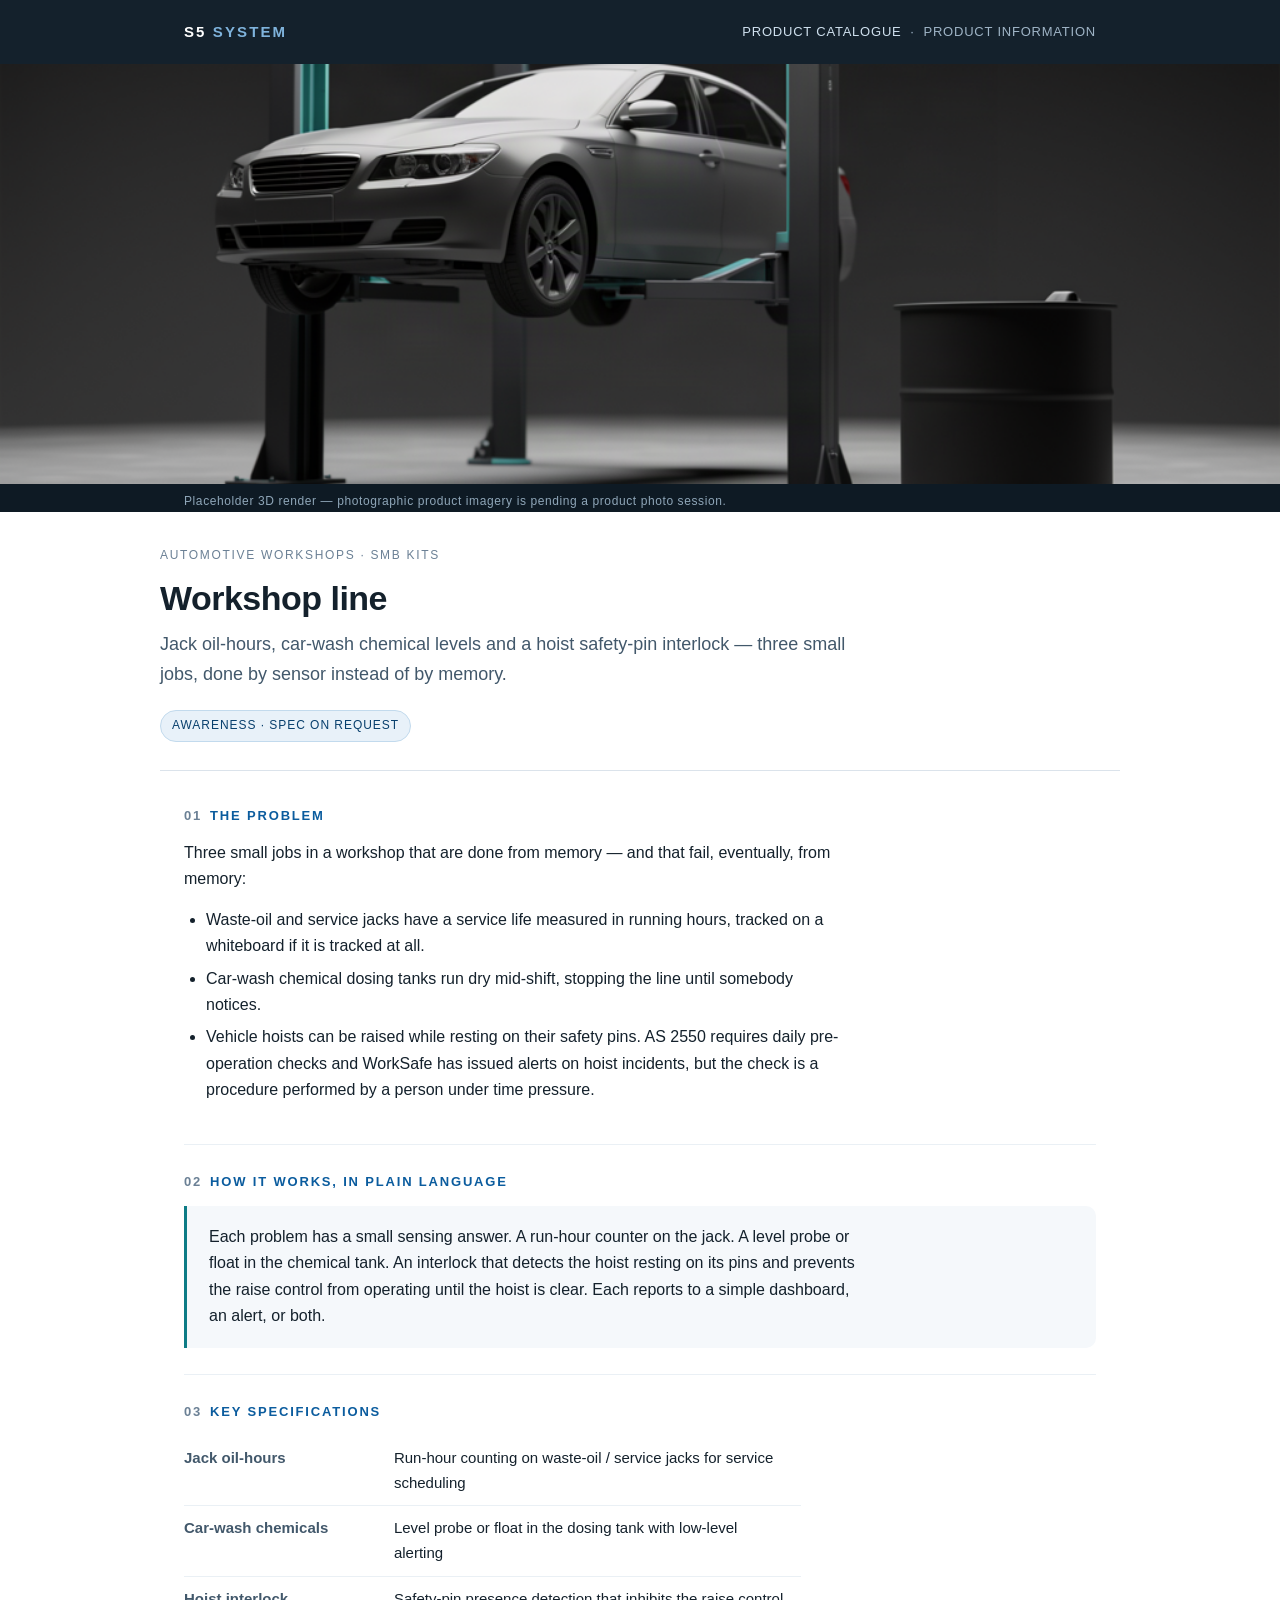
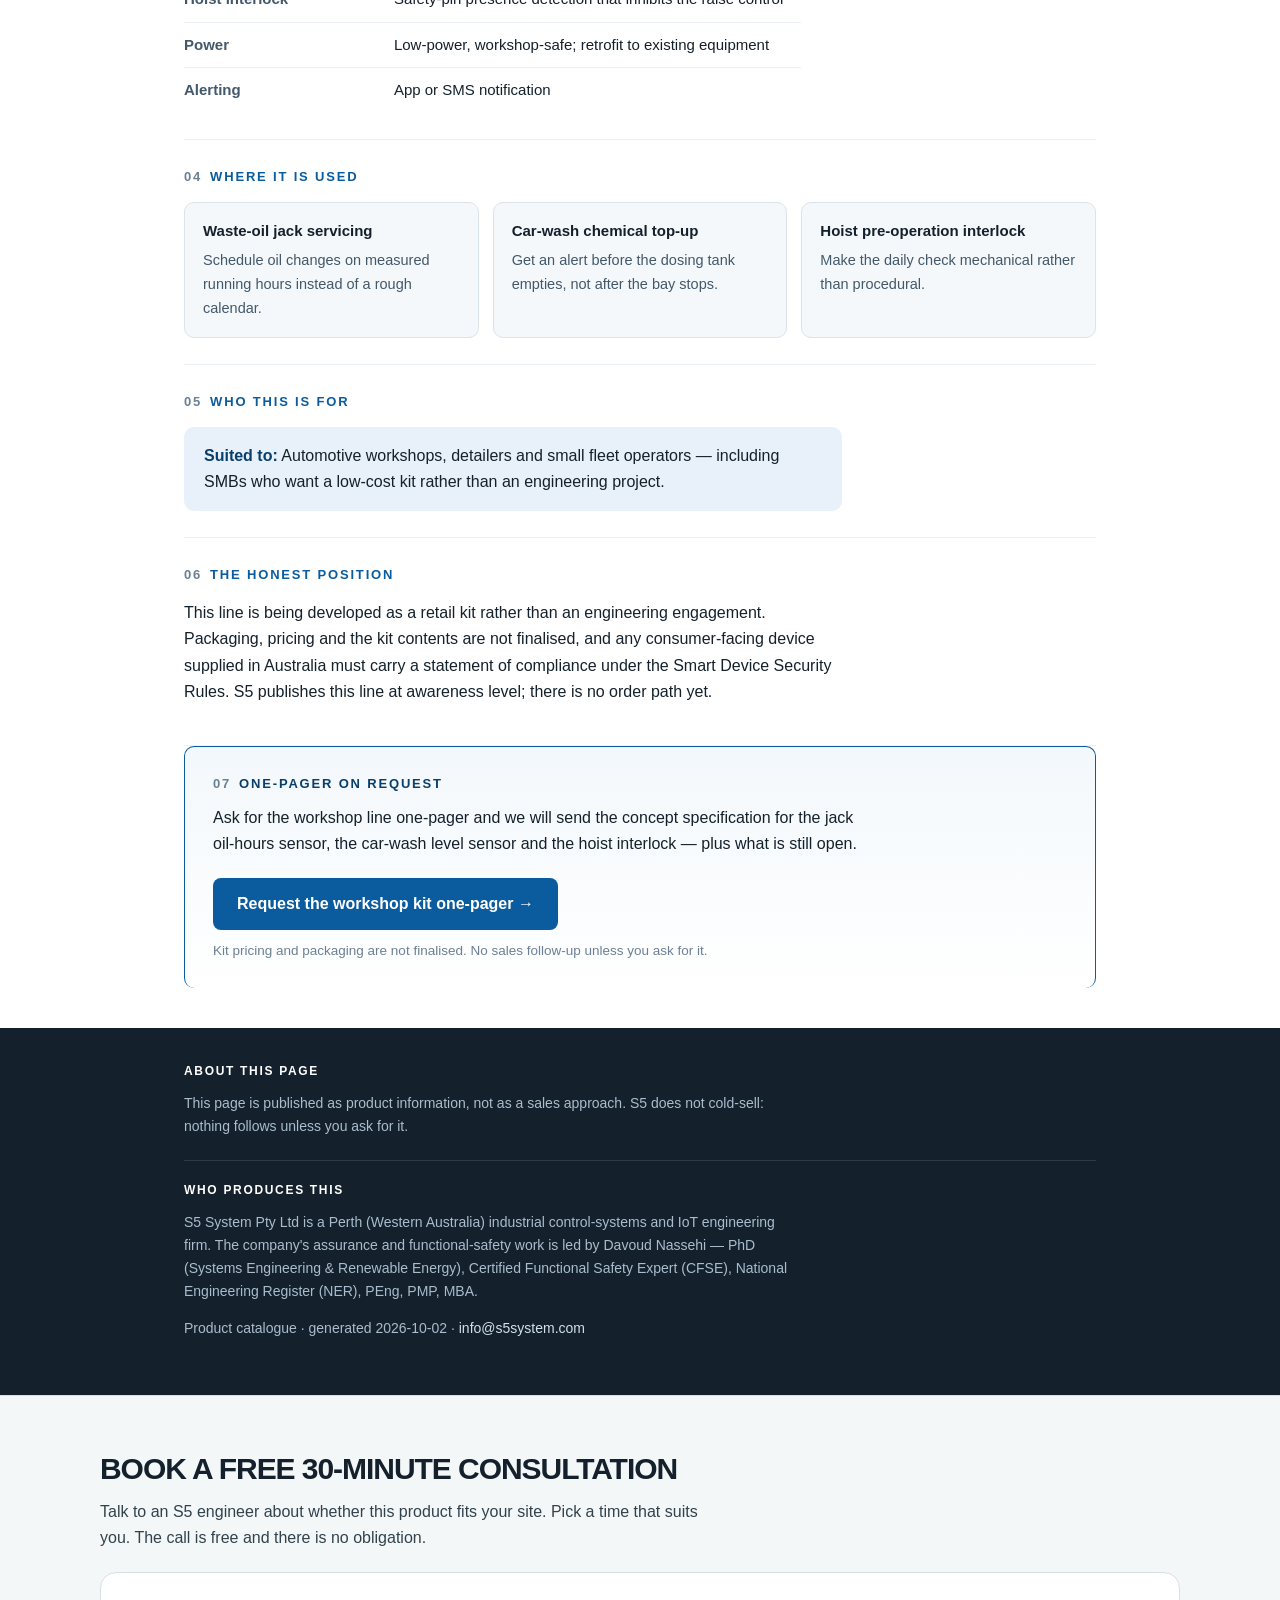
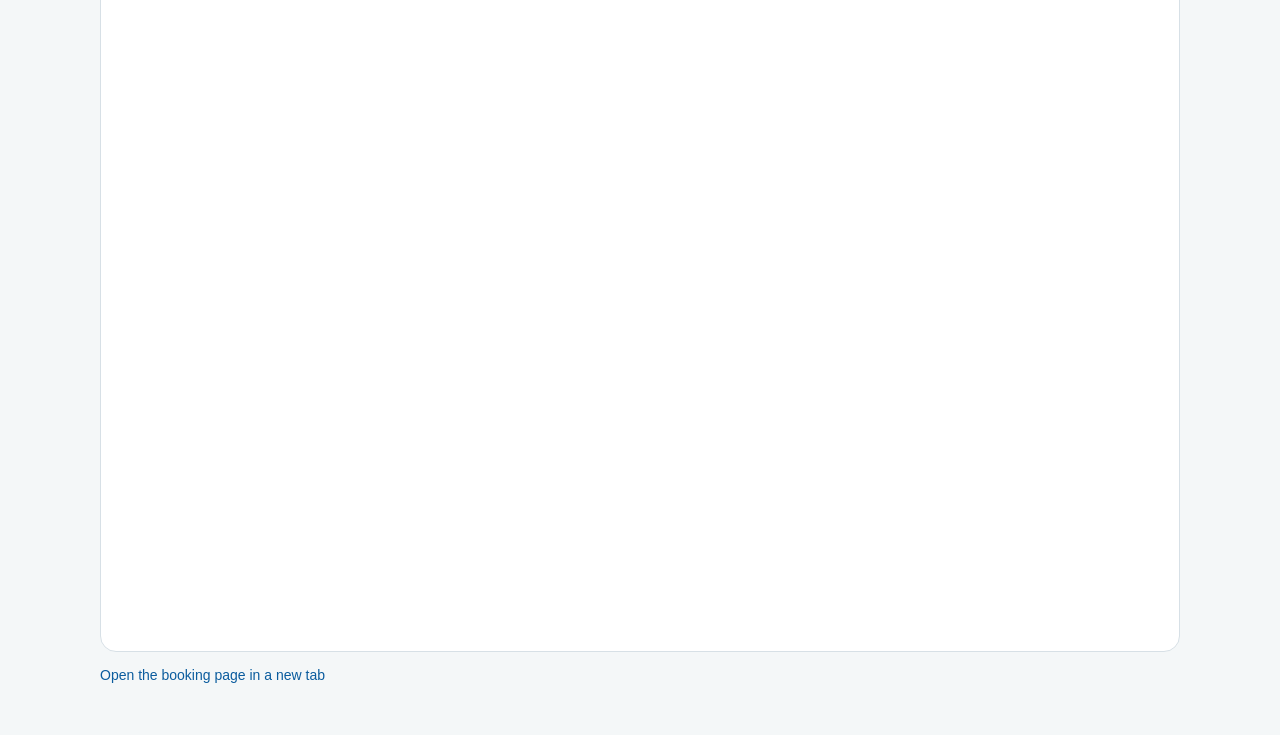
<file: products/workshop-line.html>
<!DOCTYPE html>
<html lang="en-AU">
<head>
<meta charset="utf-8">
<meta name="viewport" content="width=device-width, initial-scale=1">
<title>Workshop line — S5 System product catalogue</title>
<meta name="description" content="Jack oil-hours, car-wash chemical levels and a hoist safety-pin interlock - three small jobs, done by sensor instead of by memory.">
<meta name="author" content="S5 System Pty Ltd">
  <link rel="canonical" href="https://davoodnasehi.github.io/s5-product-catalogue/products/workshop-line.html">
  <meta property="og:url" content="https://davoodnasehi.github.io/s5-product-catalogue/products/workshop-line.html">
<meta property="og:title" content="Workshop line — S5 System product catalogue">
<meta property="og:description" content="Jack oil-hours, car-wash chemical levels and a hoist safety-pin interlock - three small jobs, done by sensor instead of by memory.">
<meta property="og:type" content="article">
<link rel="stylesheet" href="../assets/style.css">
</head>
<body>
<header class="site-head">
  <div class="wrap">
    <a class="wordmark" href="../index.html">S5 <span>System</span></a>
    <nav class="head-nav"><a href="../index.html">Product catalogue</a> &nbsp;&middot;&nbsp; Product information</nav>
  </div>
</header>

<div class="hero"><img src="../assets/s5_product_workshop-line_hero.png" alt="Three-dimensional render of an automotive workshop with a hoist interlock sensor, an oil-hours sensor on a waste-oil jack and a car-wash chemical level probe."></div>
<div class="hero-cap"><div class="wrap">Placeholder 3D render &mdash; photographic product imagery is pending a product photo session.</div></div>
<div class="wrap page-head">
<p class="kicker">Automotive workshops &middot; SMB kits</p>
<h1>Workshop line</h1>
<p class="lede">Jack oil-hours, car-wash chemical levels and a hoist safety-pin interlock &mdash; three small jobs, done by sensor instead of by memory.</p>
<p><span class="chip info">Awareness &middot; spec on request</span></p>
</div>
<main><div class="wrap">
<section><h2><span class="n">01</span>The problem</h2>
        <p>Three small jobs in a workshop that are done from memory &mdash; and that fail, eventually, from memory:</p>
        <ul>
          <li>Waste-oil and service jacks have a service life measured in running hours, tracked on a whiteboard
              if it is tracked at all.</li>
          <li>Car-wash chemical dosing tanks run dry mid-shift, stopping the line until somebody notices.</li>
          <li>Vehicle hoists can be raised while resting on their safety pins. AS&nbsp;2550 requires daily
              pre-operation checks and WorkSafe has issued alerts on hoist incidents, but the check is a procedure
              performed by a person under time pressure.</li>
        </ul>
        </section>
<section><h2><span class="n">02</span>How it works, in plain language</h2><div class="physics">
        <p>Each problem has a small sensing answer. A run-hour counter on the jack. A level probe or float in the
        chemical tank. An interlock that detects the hoist resting on its pins and prevents the raise control from
        operating until the hoist is clear. Each reports to a simple dashboard, an alert, or both.</p>
        </div></section>
<section><h2><span class="n">03</span>Key specifications</h2><table class="specs"><tr><th>Jack oil-hours</th><td>Run-hour counting on waste-oil / service jacks for service scheduling</td></tr><tr><th>Car-wash chemicals</th><td>Level probe or float in the dosing tank with low-level alerting</td></tr><tr><th>Hoist interlock</th><td>Safety-pin presence detection that inhibits the raise control</td></tr><tr><th>Power</th><td>Low-power, workshop-safe; retrofit to existing equipment</td></tr><tr><th>Alerting</th><td>App or SMS notification</td></tr></table></section>
<section><h2><span class="n">04</span>Where it is used</h2><div class="cases"><div class="case"><h3>Waste-oil jack servicing</h3><p>Schedule oil changes on measured running hours instead of a rough calendar.</p></div><div class="case"><h3>Car-wash chemical top-up</h3><p>Get an alert before the dosing tank empties, not after the bay stops.</p></div><div class="case"><h3>Hoist pre-operation interlock</h3><p>Make the daily check mechanical rather than procedural.</p></div></div></section>
<section><h2><span class="n">05</span>Who this is for</h2><div class="who"><p style="margin:0"><strong>Suited to:</strong> Automotive workshops, detailers and small fleet operators &mdash; including SMBs who want a low-cost kit rather than an engineering project.</p></div></section>
<section><h2><span class="n">06</span>The honest position</h2>
        <p>This line is being developed as a retail kit rather than an engineering engagement. Packaging, pricing
        and the kit contents are not finalised, and any consumer-facing device supplied in Australia must carry a
        statement of compliance under the Smart Device Security Rules. S5 publishes this line at awareness level;
        there is no order path yet.</p>
        </section>
<section class="cta" style="border-bottom:0"><h2><span class="n">07</span>One-pager on request</h2>
        <p>Ask for the workshop line one-pager and we will send the concept specification for the jack
        oil-hours sensor, the car-wash level sensor and the hoist interlock &mdash; plus what is still open.</p>
        <a class="btn" href="mailto:info@s5system.com?subject=Workshop%20line%20(jack%20%2F%20car-wash%20%2F%20hoist%20interlock)%20-%20request%20the%20one-pager">Request the workshop kit one-pager &rarr;</a><p class="fine">Kit pricing and packaging are not finalised. No sales follow-up unless you ask for it.</p></section>
</div></main>

<footer class="site-foot">
  <div class="wrap">
    <h4>About this page</h4>
    <p>This page is published as product information, not as a sales approach. S5 does not cold-sell: nothing follows unless you ask for it.</p>
    <div class="foot-bio">
      <h4>Who produces this</h4>
      <p>S5 System Pty Ltd is a Perth (Western Australia) industrial control-systems and IoT engineering firm. The company's assurance and functional-safety work is led by Davoud Nassehi — PhD (Systems Engineering &amp; Renewable Energy), Certified Functional Safety Expert (CFSE), National Engineering Register (NER), PEng, PMP, MBA.</p>
      <p>Product catalogue &middot; generated 2026-10-02 &middot;
         <a href="mailto:info@s5system.com">info@s5system.com</a></p>
    </div>
  </div>
</footer>
<section id="book-consult" style="padding:48px 0;border-top:1px solid #d7e0e6;background:#f4f7f8">
<div style="width:min(1080px,calc(100% - 40px));margin:0 auto">
<h2 style="margin:0 0 6px;font-size:30px;letter-spacing:-.035em;color:#14202b">Book a free 30-minute consultation</h2>
<p style="margin:0 0 20px;max-width:70ch;color:#31424d">Talk to an S5 engineer about whether this product fits your site. Pick a time that suits you. The call is free and there is no obligation.</p>
<div id="s5-cal-catalogue" style="width:100%;height:680px;overflow:auto;background:#fff;border:1px solid #d7e0e6;border-radius:16px"></div>
<p style="margin:12px 0 0;font-size:14px;color:#5c6b78"><a href="https://cal.com/support-s5/30min" target="_blank" rel="noopener">Open the booking page in a new tab</a></p>
</div>
</section>
<script type="text/javascript">
(function (C, A, L) { let p = function (a, ar) { a.q.push(ar); }; let d = C.document; C.Cal = C.Cal || function () { let cal = C.Cal; let ar = arguments; if (!cal.loaded) { cal.ns = {}; cal.q = cal.q || []; d.head.appendChild(d.createElement("script")).src = A; cal.loaded = true; } if (ar[0] === L) { const api = function () { p(api, arguments); }; const namespace = ar[1]; api.q = api.q || []; if (typeof namespace === "string") { cal.ns[namespace] = cal.ns[namespace] || api; p(cal.ns[namespace], ar); p(cal, ["initNamespace", namespace]); } else p(cal, ar); return; } p(cal, ar); }; })(window, "https://app.cal.com/embed/embed.js", "init");
Cal("init", "30min", {origin:"https://app.cal.com"});
Cal.ns["30min"]("inline", {elementOrSelector:"#s5-cal-catalogue", config:{"layout":"month_view","useSlotsViewOnSmallScreen":"true"}, calLink:"support-s5/30min"});
Cal.ns["30min"]("ui", {"hideEventTypeDetails":false,"layout":"month_view"});
</script>
</body>
</html>
</file>
<file: assets/style.css>
/* S5 System product catalogue — shared stylesheet (2026-10-02) */
:root{
  --ink:#14212C; --ink-soft:#42586B; --ink-mute:#6B8095;
  --blue:#0B5C9E; --blue-deep:#083F6D; --blue-tint:#E8F1F9;
  --teal:#0E7C86; --teal-tint:#E4F2F3;
  --amber:#8A5A00; --amber-tint:#FDF3E0; --amber-line:#E8C88A;
  --paper:#FFFFFF; --panel:#F5F8FB; --line:#DBE3EB; --line-soft:#EAF0F5;
  --radius:10px; --maxw:960px;
}
*{box-sizing:border-box}
html{-webkit-text-size-adjust:100%}
body{
  margin:0;background:var(--paper);color:var(--ink);
  font:16px/1.65 -apple-system,BlinkMacSystemFont,"Segoe UI",Roboto,"Helvetica Neue",Arial,sans-serif;
  -webkit-font-smoothing:antialiased;
}
.wrap{max-width:var(--maxw);margin:0 auto;padding:0 24px}
a{color:var(--blue);text-decoration:none}
a:hover{text-decoration:underline}

/* ---- header ---- */
.site-head{background:var(--ink);color:#fff}
.site-head .wrap{display:flex;align-items:center;justify-content:space-between;gap:16px;min-height:64px;flex-wrap:wrap}
.wordmark{font-weight:700;letter-spacing:.14em;font-size:15px;color:#fff;text-transform:uppercase}
.wordmark span{color:#7FB3DC}
.head-nav{font-size:13px;letter-spacing:.06em;text-transform:uppercase;color:#9FB4C6}
.head-nav a{color:#CFE0EE}

/* ---- hero ---- */
.hero{background:#0E1A24}
.hero img{display:block;width:100%;height:auto;max-height:420px;object-fit:cover}
.hero-cap{background:#0E1A24;color:#8FA6B8;font-size:12px;letter-spacing:.05em;padding:8px 0 0}
.hero-cap .wrap{padding:0 24px}

/* ---- page head ---- */
.page-head{padding:34px 0 8px;border-bottom:1px solid var(--line)}
.kicker{font-size:12px;letter-spacing:.14em;text-transform:uppercase;color:var(--ink-mute);margin:0 0 12px}
h1{font-size:34px;line-height:1.2;margin:0 0 12px;letter-spacing:-.015em}
.lede{font-size:18px;color:var(--ink-soft);margin:0 0 20px;max-width:70ch}
.chip{display:inline-block;font-size:12px;letter-spacing:.08em;text-transform:uppercase;padding:5px 11px;border-radius:999px;margin:0 0 6px}
.chip.ok{background:var(--teal-tint);color:#0A5A62;border:1px solid #B8DCDE}
.chip.info{background:var(--blue-tint);color:var(--blue-deep);border:1px solid #C2DAED}
.chip.warn{background:var(--amber-tint);color:var(--amber);border:1px solid var(--amber-line)}

/* ---- sections ---- */
main{padding:8px 0 40px}
section{padding:26px 0;border-bottom:1px solid var(--line-soft)}
section:last-of-type{border-bottom:0}
h2{font-size:13px;letter-spacing:.14em;text-transform:uppercase;color:var(--blue);margin:0 0 14px}
h2 .n{color:var(--ink-mute);font-weight:600;margin-right:8px}
h3{font-size:16px;margin:22px 0 6px}
p{margin:0 0 14px;max-width:74ch}
ul{margin:0 0 14px;padding-left:22px;max-width:74ch}
li{margin:0 0 6px}
.physics{background:var(--panel);border-left:3px solid var(--teal);padding:18px 22px;border-radius:0 var(--radius) var(--radius) 0}
.physics p:last-child{margin-bottom:0}
.callout{background:var(--amber-tint);border:1px solid var(--amber-line);border-radius:var(--radius);padding:14px 16px;font-size:15px;color:#4A3A12;max-width:74ch}
.callout strong{color:var(--amber)}
table.specs{width:100%;border-collapse:collapse;font-size:15px;max-width:74ch}
table.specs th,table.specs td{text-align:left;vertical-align:top;padding:10px 14px 10px 0;border-bottom:1px solid var(--line-soft)}
table.specs th{width:34%;color:var(--ink-soft);font-weight:600}
table.specs tr:last-child td,table.specs tr:last-child th{border-bottom:0}
.cases{display:grid;gap:14px;grid-template-columns:repeat(auto-fit,minmax(240px,1fr))}
.case{background:var(--panel);border:1px solid var(--line);border-radius:var(--radius);padding:16px 18px}
.case h3{margin:0 0 6px;font-size:15px}
.case p{margin:0;font-size:14.5px;color:var(--ink-soft)}
.who{background:var(--blue-tint);border-radius:var(--radius);padding:16px 20px;max-width:74ch}
.who strong{color:var(--blue-deep)}

/* ---- cta ---- */
.cta{border:1px solid var(--blue);border-radius:var(--radius);padding:26px 28px;background:linear-gradient(180deg,#F3F8FC 0%,#FFFFFF 100%)}
.cta h2{color:var(--blue-deep);margin-bottom:10px}
.cta .btn{display:inline-block;background:var(--blue);color:#fff;font-weight:600;font-size:16px;padding:13px 24px;border-radius:8px;margin:6px 0 10px}
.cta .btn:hover{background:var(--blue-deep);text-decoration:none}
.cta .fine{font-size:13.5px;color:var(--ink-mute);margin:0}
.note{font-size:13.5px;color:var(--ink-mute);max-width:74ch}

/* ---- banner ---- */
.banner{background:var(--amber-tint);border:1px solid var(--amber-line);border-left:5px solid var(--amber);border-radius:var(--radius);padding:16px 20px;margin:22px 0 0;color:#4A3A12;font-size:15px;max-width:74ch}
.banner strong{color:var(--amber)}

/* ---- footer ---- */
.site-foot{background:var(--ink);color:#9FB4C6;margin-top:0;padding:34px 0 40px;font-size:14px}
.site-foot .wrap{display:block}
.site-foot h4{color:#fff;font-size:12px;letter-spacing:.14em;text-transform:uppercase;margin:0 0 10px}
.site-foot p{max-width:78ch;color:#A9BDCD}
.site-foot a{color:#CFE0EE}
.foot-bio{border-top:1px solid #2A3B49;margin-top:22px;padding-top:20px}

/* ---- index cards ---- */
.cards{display:grid;gap:18px;grid-template-columns:repeat(auto-fit,minmax(280px,1fr));margin:8px 0 0}
.card{border:1px solid var(--line);border-radius:var(--radius);overflow:hidden;background:#fff;display:flex;flex-direction:column}
.card img{display:block;width:100%;height:150px;object-fit:cover}
.card .body{padding:16px 18px 18px}
.card h3{margin:0 0 6px;font-size:17px}
.card p{margin:0 0 10px;font-size:14.5px;color:var(--ink-soft)}
.card .tag{font-size:11.5px;letter-spacing:.1em;text-transform:uppercase;color:var(--ink-mute)}
@media (max-width:600px){h1{font-size:27px}.lede{font-size:16.5px}.cta{padding:20px}}
</file>
